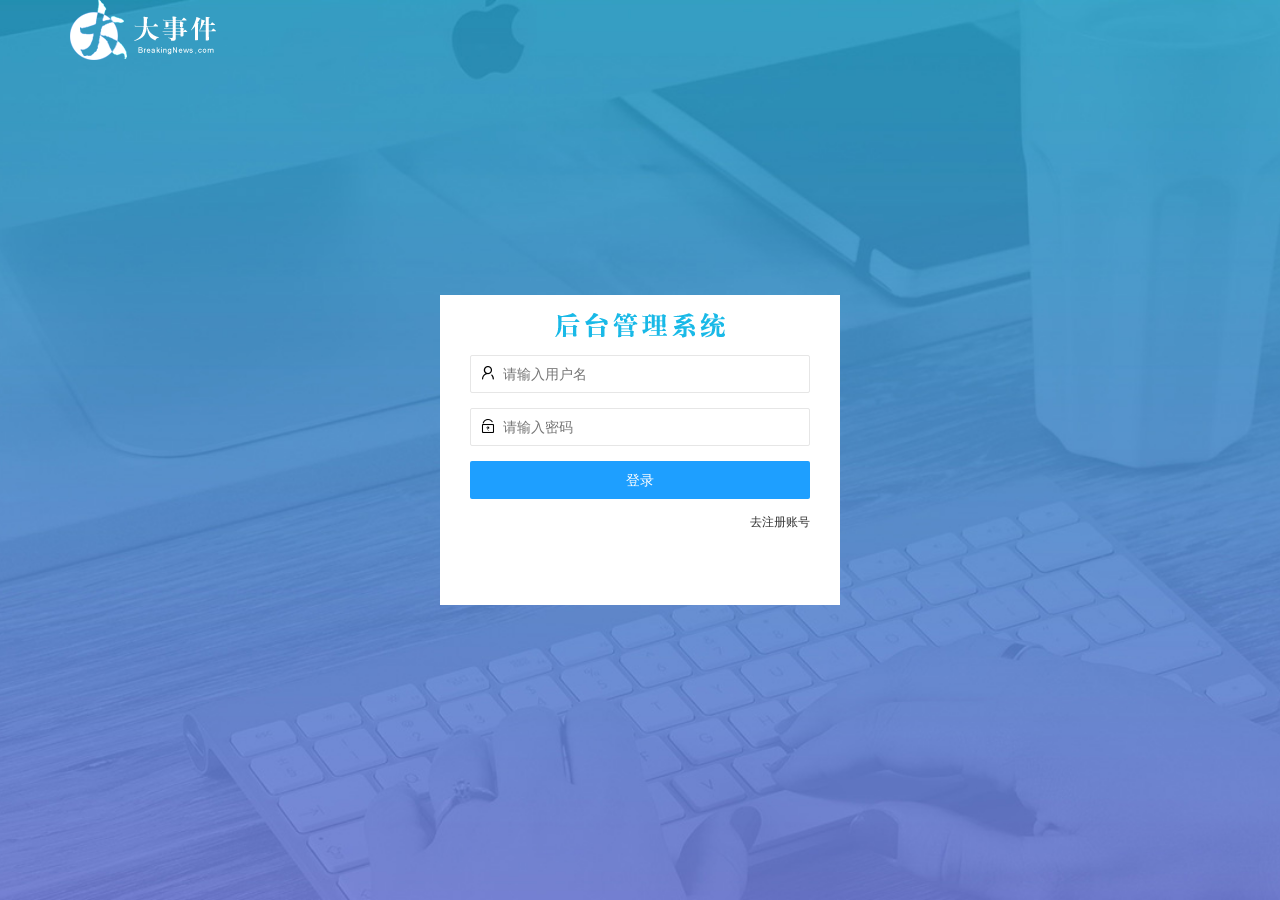
<file: login.html>
<!DOCTYPE html>
<html lang="en">

<head>
    <meta charset="UTF-8">
    <meta name="viewport" content="width=device-width, initial-scale=1.0">
    <title>大事件-登录/注册</title>
    <link rel="stylesheet" href="/assets/css/login.css">
    <!-- 导入layui样式 -->
    <link rel="stylesheet" href="/assets/lib/layui/css/layui.css">
    <script src="/assets/lib/layui/layui.all.js"></script>
    <script src="/assets/lib/jquery.js"></script>
    <script src="/assets/js/baseAPI.js"></script>
    <script src="/assets/lib/axios.js"></script>
    <script src="/assets/js/commonAPI.js"></script>
    <script src="/assets/js/login.js"></script>
</head>

<body>
    <!-- 头部logo -->
    <div class="layui-main">
        <img src="/assets/images/logo.png" alt="">
    </div>


    <!-- 登录注册区域 -->
    <div class="loginAndRegBox">
        <div class="title-box"></div>
        <!-- 登录表单 -->
        <form class="layui-form" action="" id="login">

            <!-- 用户名 -->
            <div class="layui-form-item">
                <i class="layui-icon layui-icon-username"></i>
                <input type="text" name="username" required lay-verify="required|username" placeholder="请输入用户名"
                    autocomplete="off" class="layui-input">
            </div>

            <!-- 密码 -->
            <div class="layui-form-item">
                <i class="layui-icon layui-icon-password"></i>
                <input type="password" name="password" required lay-verify="required|pwd" placeholder="请输入密码"
                    autocomplete="off" class="layui-input">
            </div>

            <!-- 登录按钮 -->
            <div class="layui-form-item">
                <button type="submit" lay-submit class="layui-btn layui-btn-fluid layui-btn-normal">登录</button>
            </div>

            <div class="layui-form-item links">
                <a href="javascript:;" id="link-reg">去注册账号</a>
            </div>
        </form>

        <!-- 注册表单 -->
        <form class="layui-form" action="" id="reg" style="display: none;">
            <!-- 用户名 -->
            <div class="layui-form-item">
                <i class="layui-icon layui-icon-username"></i>
                <input type="text" name="username" required lay-verify="required|username" placeholder="请输入用户名"
                    autocomplete="off" class="layui-input">
            </div>

            <!-- 密码 -->
            <div class="layui-form-item">
                <i class="layui-icon layui-icon-password"></i>
                <input type="password" name="password" required lay-verify="required|pwd" placeholder="请输入密码"
                    autocomplete="off" class="layui-input">
            </div>
            <!-- 确认密码 -->
            <div class="layui-form-item">
                <i class="layui-icon layui-icon-password"></i>
                <input type="password" name="repassword" required lay-verify="required|repwd|pwd" placeholder="请确认密码"
                    autocomplete="off" class="layui-input">
            </div>
            <!-- 登录按钮 -->
            <div class="layui-form-item">
                <button type="submit" lay-submit class="layui-btn layui-btn-fluid  layui-btn-normal">注册</button>
            </div>

            <div class="layui-form-item links">
                <a href="javascript:;" id="link-login">去登录</a>
            </div>
        </form>
    </div>



</body>

</html>
</file>
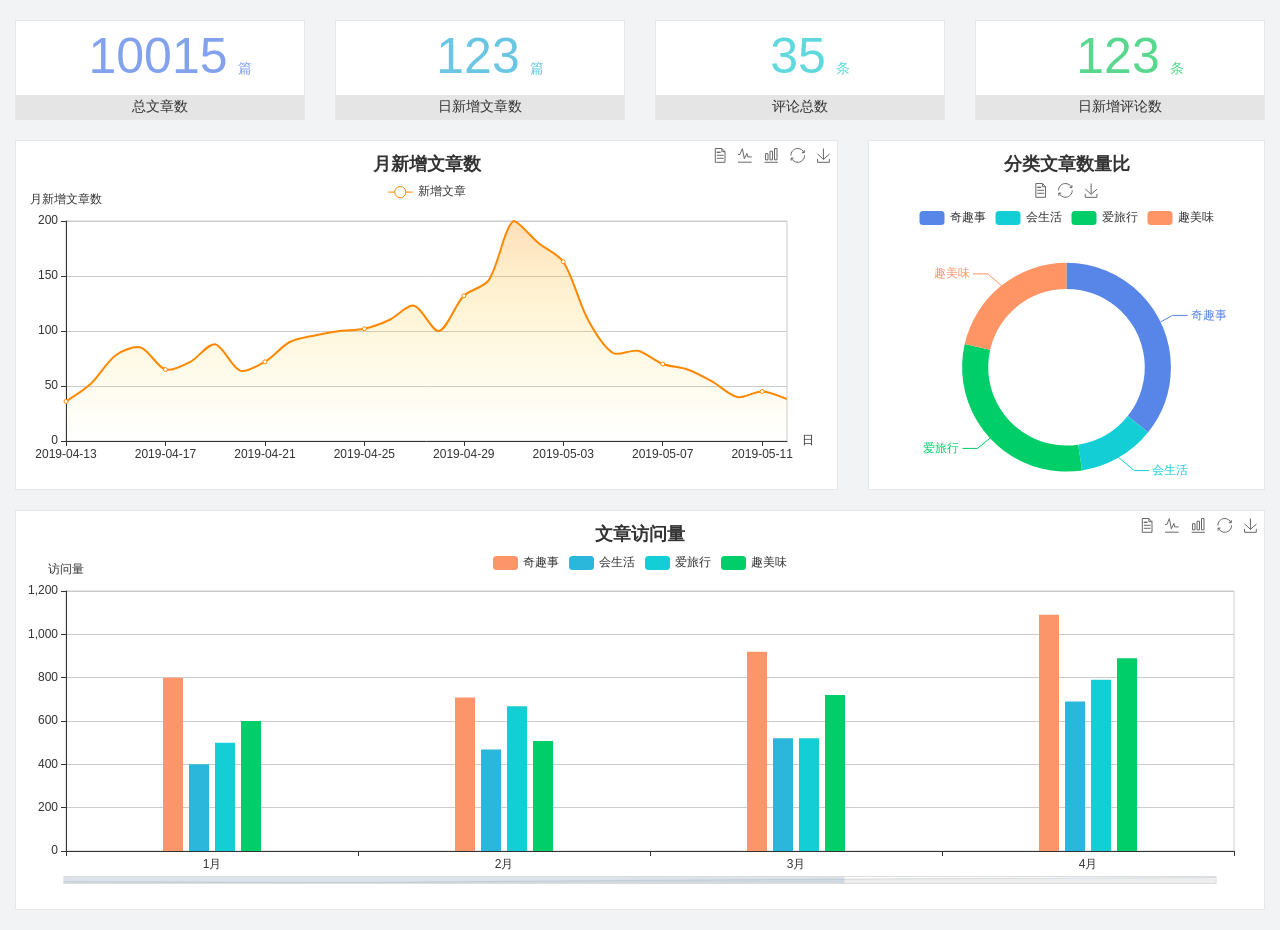
<file: home/dashboard.html>
<!DOCTYPE html>
<html lang="en">

<head>
  <meta charset="UTF-8">
  <meta name="viewport" content="width=device-width, initial-scale=1.0">
  <meta http-equiv="X-UA-Compatible" content="ie=edge">
  <title>图表统计</title>
  <link rel="stylesheet" href="../assets/lib/bootstrap.css" />
  <link rel="stylesheet" href="../assets/lib/main.css" />
  <script src="../assets/lib/jquery.js"></script>
  <script type="text/javascript" src="../assets/lib/echarts.min.js"></script>
</head>

<body>
  <div class="container-fluid">
    <div class="row spannel_list">
      <div class="col-sm-3 col-xs-6">
        <div class="spannel">
          <em>10015</em><span>篇</span>
          <b>总文章数</b>
        </div>
      </div>
      <div class="col-sm-3 col-xs-6">
        <div class="spannel scolor01">
          <em>123</em><span>篇</span>
          <b>日新增文章数</b>
        </div>
      </div>
      <div class="col-sm-3 col-xs-6">
        <div class="spannel scolor02">
          <em>35</em><span>条</span>
          <b>评论总数</b>
        </div>
      </div>
      <div class="col-sm-3 col-xs-6">
        <div class="spannel scolor03">
          <em>123</em><span>条</span>
          <b>日新增评论数</b>
        </div>
      </div>
    </div>
  </div>

  <div class="container-fluid">
    <div class="row curve-pie">
      <div class="col-lg-8 col-md-8">
        <div class="gragh_pannel" id="curve_show"></div>
      </div>
      <div class="col-lg-4 col-md-4">
        <div class="gragh_pannel" id="pie_show"></div>
      </div>
    </div>
  </div>

  <div class="container-fluid">
    <div class="column_pannel" id="column_show"></div>
  </div>

  <script>
    var oChart = echarts.init(document.getElementById('curve_show'));
    var aList_all = [
      { 'count': 36, 'date': '2019-04-13' },
      { 'count': 52, 'date': '2019-04-14' },
      { 'count': 78, 'date': '2019-04-15' },
      { 'count': 85, 'date': '2019-04-16' },
      { 'count': 65, 'date': '2019-04-17' },
      { 'count': 72, 'date': '2019-04-18' },
      { 'count': 88, 'date': '2019-04-19' },
      { 'count': 64, 'date': '2019-04-20' },
      { 'count': 72, 'date': '2019-04-21' },
      { 'count': 90, 'date': '2019-04-22' },
      { 'count': 96, 'date': '2019-04-23' },
      { 'count': 100, 'date': '2019-04-24' },
      { 'count': 102, 'date': '2019-04-25' },
      { 'count': 110, 'date': '2019-04-26' },
      { 'count': 123, 'date': '2019-04-27' },
      { 'count': 100, 'date': '2019-04-28' },
      { 'count': 132, 'date': '2019-04-29' },
      { 'count': 146, 'date': '2019-04-30' },
      { 'count': 200, 'date': '2019-05-01' },
      { 'count': 180, 'date': '2019-05-02' },
      { 'count': 163, 'date': '2019-05-03' },
      { 'count': 110, 'date': '2019-05-04' },
      { 'count': 80, 'date': '2019-05-05' },
      { 'count': 82, 'date': '2019-05-06' },
      { 'count': 70, 'date': '2019-05-07' },
      { 'count': 65, 'date': '2019-05-08' },
      { 'count': 54, 'date': '2019-05-09' },
      { 'count': 40, 'date': '2019-05-10' },
      { 'count': 45, 'date': '2019-05-11' },
      { 'count': 38, 'date': '2019-05-12' },
    ];

    let aCount = [];
    let aDate = [];

    for (var i = 0; i < aList_all.length; i++) {
      aCount.push(aList_all[i].count);
      aDate.push(aList_all[i].date);
    }

    var chartopt = {
      title: {
        text: '月新增文章数',
        left: 'center',
        top: '10'
      },
      tooltip: {
        trigger: 'axis'
      },
      legend: {
        data: ['新增文章'],
        top: '40'
      },
      toolbox: {
        show: true,
        feature: {
          mark: { show: true },
          dataView: { show: true, readOnly: false },
          magicType: { show: true, type: ['line', 'bar'] },
          restore: { show: true },
          saveAsImage: { show: true }
        }
      },
      calculable: true,
      xAxis: [
        {
          name: '日',
          type: 'category',
          boundaryGap: false,
          data: aDate
        }
      ],
      yAxis: [
        {
          name: '月新增文章数',
          type: 'value'
        }
      ],
      series: [
        {
          name: '新增文章',
          type: 'line',
          smooth: true,
          itemStyle: { normal: { areaStyle: { type: 'default' }, color: '#f80' }, lineStyle: { color: '#f80' } },
          data: aCount
        }],
      areaStyle: {
        normal: {
          color: new echarts.graphic.LinearGradient(0, 0, 0, 1, [{
            offset: 0,
            color: 'rgba(255,136,0,0.39)'
          }, {
            offset: .34,
            color: 'rgba(255,180,0,0.25)'
          }, {
            offset: 1,
            color: 'rgba(255,222,0,0.00)'
          }])

        }
      },
      grid: {
        show: true,
        x: 50,
        x2: 50,
        y: 80,
        height: 220
      }
    };

    oChart.setOption(chartopt);


    var oPie = echarts.init(document.getElementById('pie_show'));
    var oPieopt =
    {
      title: {
        top: 10,
        text: '分类文章数量比',
        x: 'center'
      },
      tooltip: {
        trigger: 'item',
        formatter: "{a} <br/>{b} : {c} ({d}%)"
      },
      color: ['#5885e8', '#13cfd5', '#00ce68', '#ff9565'],
      legend: {
        x: 'center',
        top: 65,
        data: ['奇趣事', '会生活', '爱旅行', '趣美味']
      },
      toolbox: {
        show: true,
        x: 'center',
        top: 35,
        feature: {
          mark: { show: true },
          dataView: { show: true, readOnly: false },
          magicType: {
            show: true,
            type: ['pie', 'funnel'],
            option: {
              funnel: {
                x: '25%',
                width: '50%',
                funnelAlign: 'left',
                max: 1548
              }
            }
          },
          restore: { show: true },
          saveAsImage: { show: true }
        }
      },
      calculable: true,
      series: [
        {
          name: '访问来源',
          type: 'pie',
          radius: ['45%', '60%'],
          center: ['50%', '65%'],
          data: [
            { value: 300, name: '奇趣事' },
            { value: 100, name: '会生活' },
            { value: 260, name: '爱旅行' },
            { value: 180, name: '趣美味' }
          ]
        }
      ]
    };
    oPie.setOption(oPieopt);



    var oColumn = this.echarts.init(document.getElementById('column_show'));
    var oColumnopt =
    {
      title: {
        text: '文章访问量',
        left: 'center',
        top: '10'
      },
      tooltip: {
        trigger: 'axis'
      },
      legend: {
        data: ['奇趣事', '会生活', '爱旅行', '趣美味'],
        top: '40'
      },
      toolbox: {
        show: true,
        feature: {
          mark: { show: true },
          dataView: { show: true, readOnly: false },
          magicType: { show: true, type: ['line', 'bar'] },
          restore: { show: true },
          saveAsImage: { show: true }
        }
      },
      calculable: true,
      xAxis: [
        {
          type: 'category',
          data: ['1月', '2月', '3月', '4月', '5月']
        }
      ],
      yAxis: [
        {
          name: '访问量',
          type: 'value'
        }
      ],
      series: [
        {
          name: '奇趣事',
          type: 'bar',
          barWidth: 20,
          itemStyle: {
            normal: { areaStyle: { type: 'default' }, color: '#fd956a' }
          },
          data: [800, 708, 920, 1090, 1200]
        },
        {
          name: '会生活',
          type: 'bar',
          barWidth: 20,
          itemStyle: {
            normal: { areaStyle: { type: 'default' }, color: '#2bb6db' }
          },
          data: [400, 468, 520, 690, 800]
        },
        {
          name: '爱旅行',
          type: 'bar',
          barWidth: 20,
          itemStyle: {
            normal: { areaStyle: { type: 'default' }, color: '#13cfd5' }
          },
          data: [500, 668, 520, 790, 900]
        },
        {
          name: '趣美味',
          type: 'bar',
          barWidth: 20,
          itemStyle: {
            normal: { areaStyle: { type: 'default' }, color: '#00ce68' }
          },
          data: [600, 508, 720, 890, 1000]
        }
      ],
      grid: {
        show: true,
        x: 50,
        x2: 30,
        y: 80,
        height: 260
      },
      dataZoom: [//给x轴设置滚动条
        {
          start: 0,//默认为0
          end: 100 - 1000 / 31,//默认为100
          type: 'slider',
          show: true,
          xAxisIndex: [0],
          handleSize: 0,//滑动条的 左右2个滑动条的大小
          height: 8,//组件高度
          left: 45, //左边的距离
          right: 50,//右边的距离
          bottom: 26,//右边的距离
          handleColor: '#ddd',//h滑动图标的颜色
          handleStyle: {
            borderColor: "#cacaca",
            borderWidth: "1",
            shadowBlur: 2,
            background: "#ddd",
            shadowColor: "#ddd",
          }
        }]
    };
    oColumn.setOption(oColumnopt);
  </script>
</body>

</html>
</file>
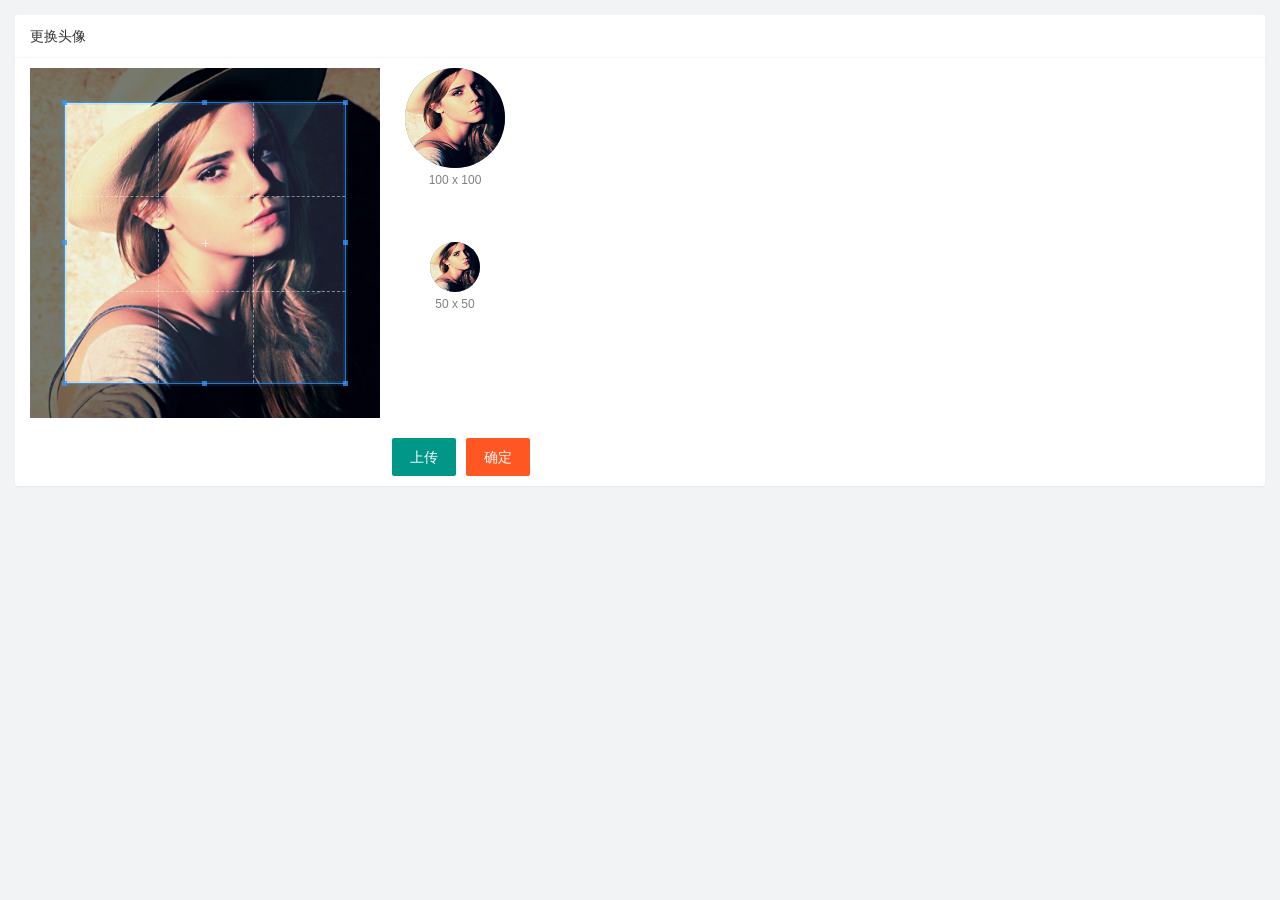
<file: user/user_avatar.html>
<!DOCTYPE html>
<html lang="en">

<head>
  <meta charset="UTF-8" />
  <meta name="viewport" content="width=device-width, initial-scale=1.0" />
  <title>Document</title>
  <link rel="stylesheet" href="/assets/lib/layui/css/layui.css" />
  <link rel="stylesheet" href="/assets/lib/cropper/cropper.css" />
  <link rel="stylesheet" href="/assets/css/user/user_avatar.css" />
</head>

<body>
  <!-- 卡片区域 -->
  <div class="layui-card">
    <div class="layui-card-header">更换头像</div>
    <div class="layui-card-body">
      <!-- 第一行的图片裁剪和预览区域 -->
      <div class="row1">
        <!-- 图片裁剪区域 -->
        <div class="cropper-box">
          <!-- 这个 img 标签很重要，将来会把它初始化为裁剪区域 -->
          <img id="image" src="/assets/images/sample.jpg" />
        </div>
        <!-- 图片的预览区域 -->
        <div class="preview-box">
          <div>
            <!-- 宽高为 100px 的预览区域 -->
            <div class="img-preview w100"></div>
            <p class="size">100 x 100</p>
          </div>
          <div>
            <!-- 宽高为 50px 的预览区域 -->
            <div class="img-preview w50"></div>
            <p class="size">50 x 50</p>
          </div>
        </div>
      </div>

      <!-- 第二行的按钮区域 -->
      <div class="row2">
        <!-- 通过 accept 属性，可以指定，允许用户选择什么类型的文件 -->
        <input type="file" id="file" accept="image/png,image/jpeg" />
        <button type="button" class="layui-btn" id="btnChooseImage">上传</button>
        <button type="button" class="layui-btn layui-btn-danger" id="btnUpload">确定</button>
      </div>
    </div>
  </div>

  <script src="/assets/lib/layui/layui.all.js"></script>
  <script src="/assets/lib/jquery.js"></script>
  <script src="/assets/lib/cropper/Cropper.js"></script>
  <script src="/assets/lib/cropper/jquery-cropper.js"></script>
  <script src="/assets/lib/axios.js"></script>
  <script src="/assets/js/commonAPI.js"></script>
  <script src="/assets/js/baseAPI.js"></script>
  <script src="/assets/js/user/user_avatar.js"></script>
</body>

</html>
</file>
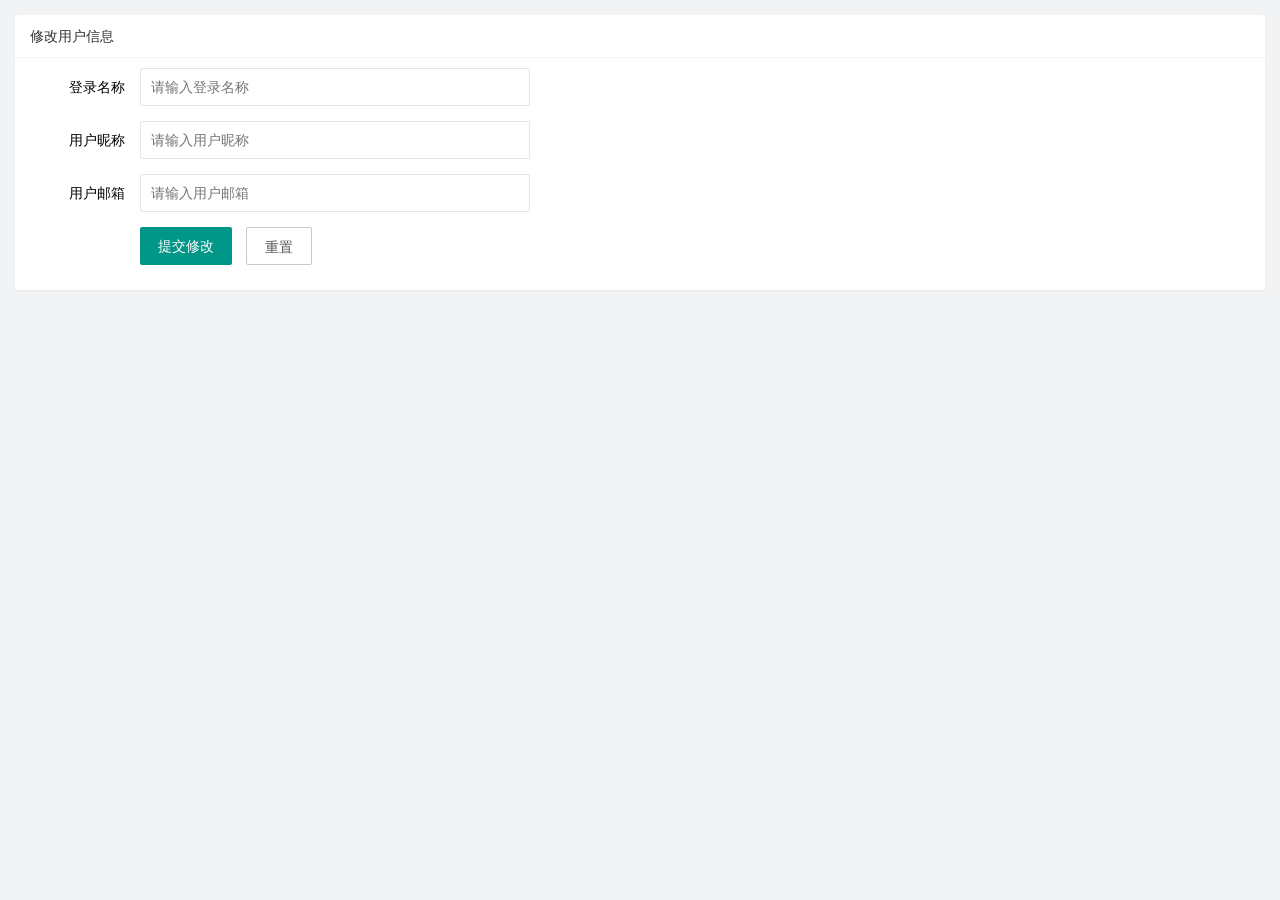
<file: user/user_info.html>
<!DOCTYPE html>
<html lang="en">

<head>
  <meta charset="UTF-8" />
  <meta name="viewport" content="width=device-width, initial-scale=1.0" />
  <title>Document</title>
  <!-- 导入 layui 的样式 -->
  <link rel="stylesheet" href="/assets/lib/layui/css/layui.css" />
  <!-- 导入自己的样式 -->
  <link rel="stylesheet" href="/assets/css/user/user_info.css" />
</head>

<body>
  <!-- 卡片区域 -->
  <div class="layui-card">
    <div class="layui-card-header">修改用户信息</div>
    <div class="layui-card-body">
      <!-- form 表单区域 -->
      <form class="layui-form" lay-filter="formUserInfo">
        <!-- 这是隐藏域 -->
        <input type="hidden" name="id" value="" />
        <div class="layui-form-item">
          <label class="layui-form-label">登录名称</label>
          <div class="layui-input-block">
            <input type="text" name="username" required lay-verify="required" placeholder="请输入登录名称" autocomplete="off"
              class="layui-input" readonly />
          </div>
        </div>
        <div class="layui-form-item">
          <label class="layui-form-label">用户昵称</label>
          <div class="layui-input-block">
            <input type="text" name="nickname" required lay-verify="required|nickname" placeholder="请输入用户昵称"
              autocomplete="off" class="layui-input" />
          </div>
        </div>
        <div class="layui-form-item">
          <label class="layui-form-label">用户邮箱</label>
          <div class="layui-input-block">
            <input type="text" name="email" required lay-verify="required|email" placeholder="请输入用户邮箱"
              autocomplete="off" class="layui-input" />
          </div>
        </div>
        <div class="layui-form-item">
          <div class="layui-input-block">
            <button class="layui-btn" lay-submit lay-filter="formDemo">提交修改</button>
            <button type="reset" class="layui-btn layui-btn-primary" id="btnReset">重置</button>
          </div>
        </div>
      </form>
    </div>
  </div>

  <!-- 导入 layui 的 js -->
  <script src="/assets/lib/layui/layui.all.js"></script>
  <!-- 导入 jquery -->
  <script src="/assets/lib/jquery.js"></script>
  <!-- 导入axios -->
  <script src="/assets/lib/axios.js"></script>
  <!-- 导入 commonAPI -->
  <script src="/assets/js/commonAPI.js"></script>
  <script src="/assets/js/baseAPI.js"></script>
  <!-- 导入自己的 js -->
  <script src="/assets/js/user/user_info.js"></script>
</body>

</html>
</file>
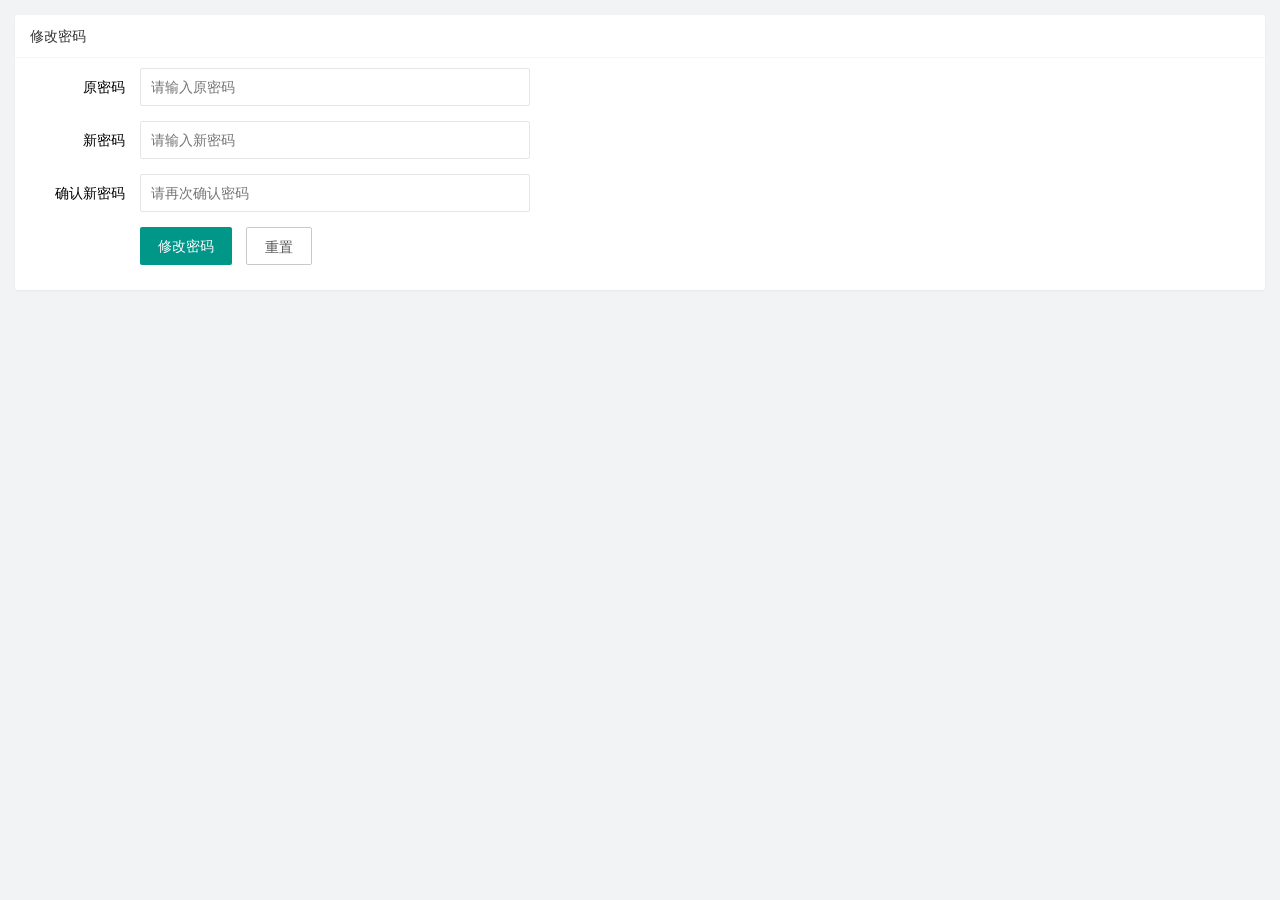
<file: user/user_pwd.html>
<!DOCTYPE html>
<html lang="en">

<head>
  <meta charset="UTF-8" />
  <meta name="viewport" content="width=device-width, initial-scale=1.0" />
  <title>Document</title>
  <link rel="stylesheet" href="/assets/lib/layui/css/layui.css" />
  <link rel="stylesheet" href="/assets/css/user/user_pwd.css" />
</head>

<body>
  <!-- 卡片区域 -->
  <div class="layui-card">
    <div class="layui-card-header">修改密码</div>
    <div class="layui-card-body">
      <form class="layui-form">
        <div class="layui-form-item">
          <label class="layui-form-label">原密码</label>
          <div class="layui-input-block">
            <input type="password" name="oldPwd" required lay-verify="required|pwd" placeholder="请输入原密码"
              autocomplete="off" class="layui-input" />
          </div>
        </div>
        <div class="layui-form-item">
          <label class="layui-form-label">新密码</label>
          <div class="layui-input-block">
            <input type="password" name="newPwd" required lay-verify="required|pwd|samePwd" placeholder="请输入新密码"
              autocomplete="off" class="layui-input" />
          </div>
        </div>
        <div class="layui-form-item">
          <label class="layui-form-label">确认新密码</label>
          <div class="layui-input-block">
            <input type="password" name="rePwd" required lay-verify="required|pwd|rePwd" placeholder="请再次确认密码"
              autocomplete="off" class="layui-input" />
          </div>
        </div>
        <div class="layui-form-item">
          <div class="layui-input-block">
            <button class="layui-btn" lay-submit lay-filter="formDemo">修改密码</button>
            <button type="reset" class="layui-btn layui-btn-primary" id="resetBtn">重置</button>
          </div>
        </div>
      </form>
    </div>
  </div>

  <!-- 导入 layui 的 js -->
  <script src="/assets/lib/layui/layui.all.js"></script>
  <!-- 导入 jQuery -->
  <script src="/assets/lib/jquery.js"></script>
  <!-- 导入axios -->
  <script src="/assets/lib/axios.js"></script>
  <!-- 导入 baseAPI -->
  <script src="/assets/js/baseAPI.js"></script>
  <!-- 导入commonAPI -->
  <script src="/assets/js/commonAPI.js"></script>
  <!-- 导入自己的 js -->
  <script src="/assets/js/user/user_pwd.js"></script>
</body>

</html>
</file>
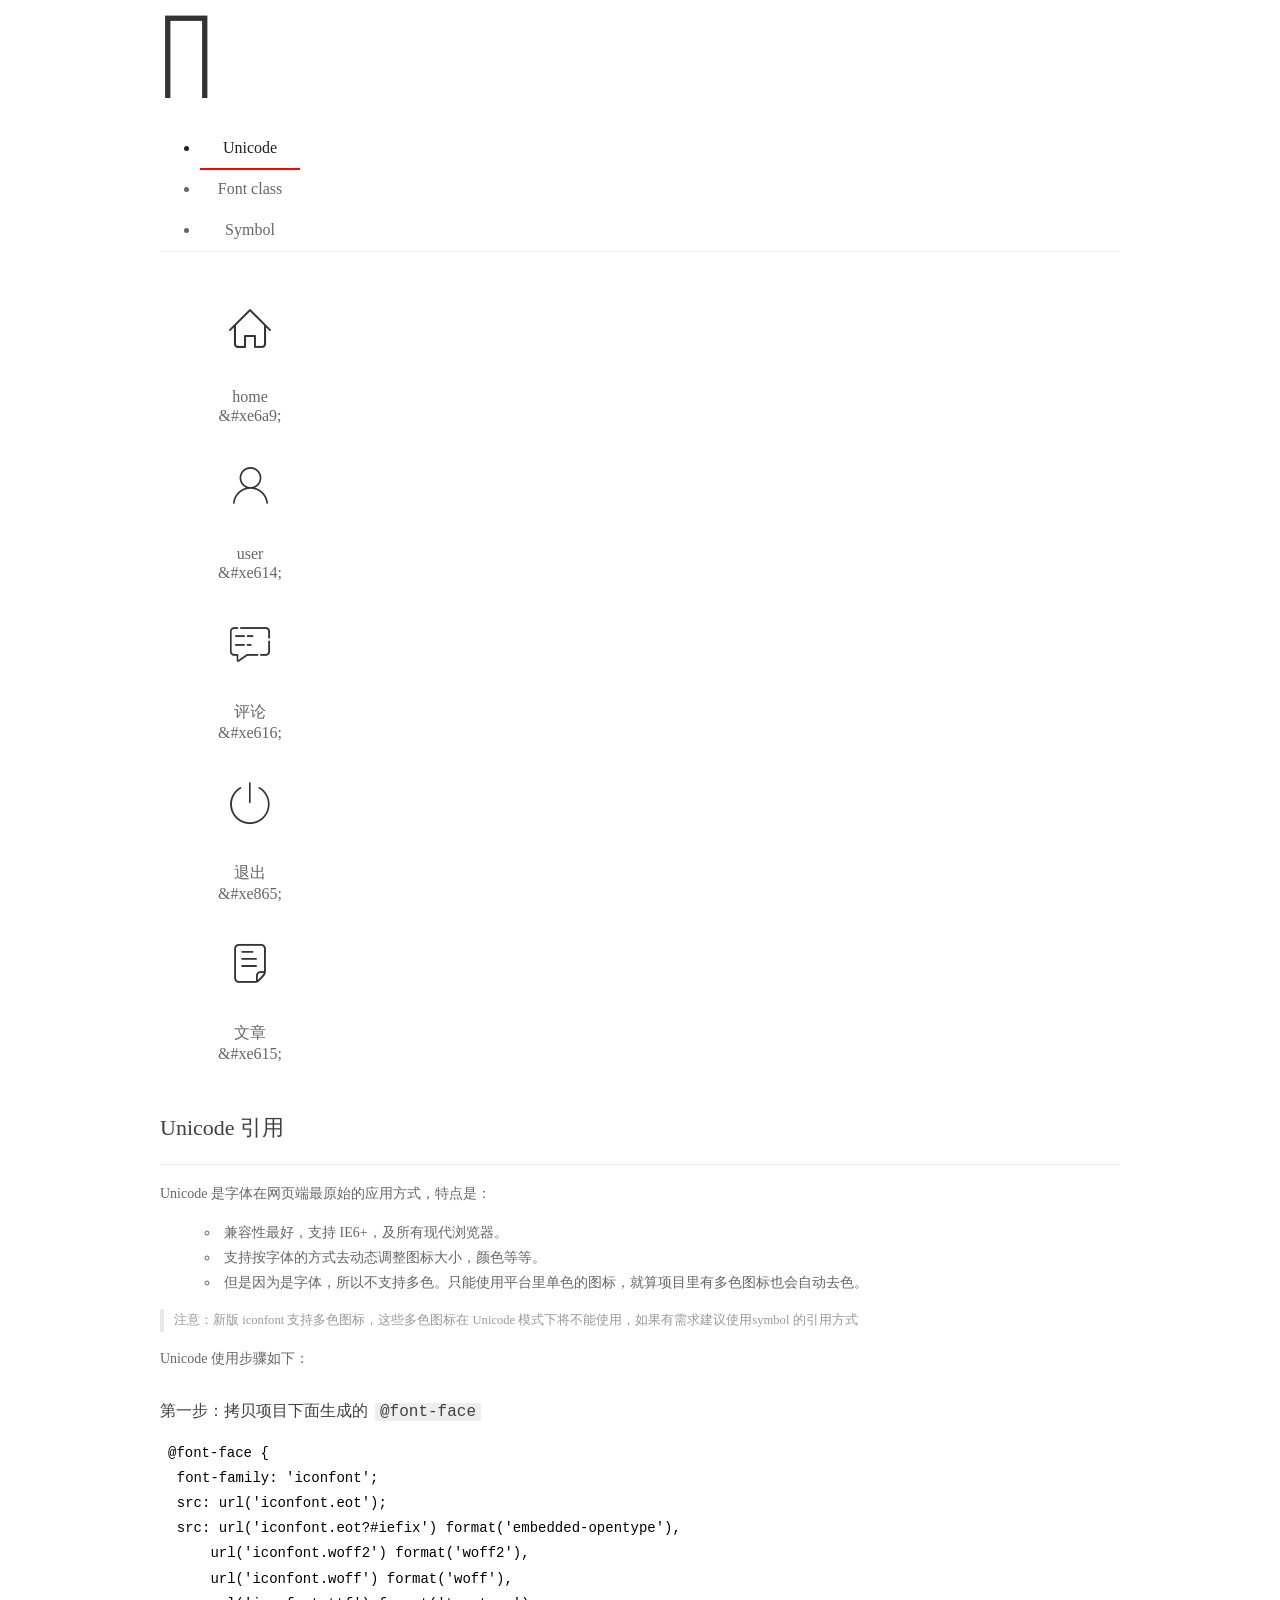
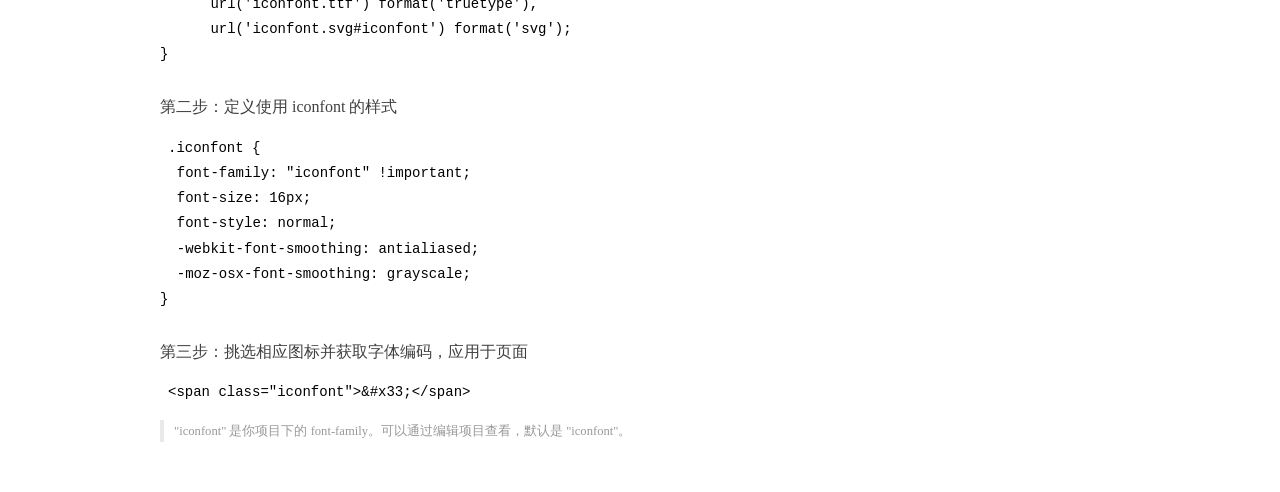
<file: assets/fonts/demo_index.html>
<!DOCTYPE html>
<html>
<head>
  <meta charset="utf-8"/>
  <title>IconFont Demo</title>
  <link rel="shortcut icon" href="https://gtms04.alicdn.com/tps/i4/TB1_oz6GVXXXXaFXpXXJDFnIXXX-64-64.ico" type="image/x-icon"/>
  <link rel="stylesheet" href="https://g.alicdn.com/thx/cube/1.3.2/cube.min.css">
  <link rel="stylesheet" href="demo.css">
  <link rel="stylesheet" href="iconfont.css">
  <script src="iconfont.js"></script>
  <!-- jQuery -->
  <script src="https://a1.alicdn.com/oss/uploads/2018/12/26/7bfddb60-08e8-11e9-9b04-53e73bb6408b.js"></script>
  <!-- 代码高亮 -->
  <script src="https://a1.alicdn.com/oss/uploads/2018/12/26/a3f714d0-08e6-11e9-8a15-ebf944d7534c.js"></script>
</head>
<body>
  <div class="main">
    <h1 class="logo"><a href="https://www.iconfont.cn/" title="iconfont 首页" target="_blank">&#xe86b;</a></h1>
    <div class="nav-tabs">
      <ul id="tabs" class="dib-box">
        <li class="dib active"><span>Unicode</span></li>
        <li class="dib"><span>Font class</span></li>
        <li class="dib"><span>Symbol</span></li>
      </ul>
      
    </div>
    <div class="tab-container">
      <div class="content unicode" style="display: block;">
          <ul class="icon_lists dib-box">
          
            <li class="dib">
              <span class="icon iconfont">&#xe6a9;</span>
                <div class="name">home</div>
                <div class="code-name">&amp;#xe6a9;</div>
              </li>
          
            <li class="dib">
              <span class="icon iconfont">&#xe614;</span>
                <div class="name">user</div>
                <div class="code-name">&amp;#xe614;</div>
              </li>
          
            <li class="dib">
              <span class="icon iconfont">&#xe616;</span>
                <div class="name">评论</div>
                <div class="code-name">&amp;#xe616;</div>
              </li>
          
            <li class="dib">
              <span class="icon iconfont">&#xe865;</span>
                <div class="name">退出</div>
                <div class="code-name">&amp;#xe865;</div>
              </li>
          
            <li class="dib">
              <span class="icon iconfont">&#xe615;</span>
                <div class="name">文章</div>
                <div class="code-name">&amp;#xe615;</div>
              </li>
          
          </ul>
          <div class="article markdown">
          <h2 id="unicode-">Unicode 引用</h2>
          <hr>

          <p>Unicode 是字体在网页端最原始的应用方式，特点是：</p>
          <ul>
            <li>兼容性最好，支持 IE6+，及所有现代浏览器。</li>
            <li>支持按字体的方式去动态调整图标大小，颜色等等。</li>
            <li>但是因为是字体，所以不支持多色。只能使用平台里单色的图标，就算项目里有多色图标也会自动去色。</li>
          </ul>
          <blockquote>
            <p>注意：新版 iconfont 支持多色图标，这些多色图标在 Unicode 模式下将不能使用，如果有需求建议使用symbol 的引用方式</p>
          </blockquote>
          <p>Unicode 使用步骤如下：</p>
          <h3 id="-font-face">第一步：拷贝项目下面生成的 <code>@font-face</code></h3>
<pre><code class="language-css"
>@font-face {
  font-family: 'iconfont';
  src: url('iconfont.eot');
  src: url('iconfont.eot?#iefix') format('embedded-opentype'),
      url('iconfont.woff2') format('woff2'),
      url('iconfont.woff') format('woff'),
      url('iconfont.ttf') format('truetype'),
      url('iconfont.svg#iconfont') format('svg');
}
</code></pre>
          <h3 id="-iconfont-">第二步：定义使用 iconfont 的样式</h3>
<pre><code class="language-css"
>.iconfont {
  font-family: "iconfont" !important;
  font-size: 16px;
  font-style: normal;
  -webkit-font-smoothing: antialiased;
  -moz-osx-font-smoothing: grayscale;
}
</code></pre>
          <h3 id="-">第三步：挑选相应图标并获取字体编码，应用于页面</h3>
<pre>
<code class="language-html"
>&lt;span class="iconfont"&gt;&amp;#x33;&lt;/span&gt;
</code></pre>
          <blockquote>
            <p>"iconfont" 是你项目下的 font-family。可以通过编辑项目查看，默认是 "iconfont"。</p>
          </blockquote>
          </div>
      </div>
      <div class="content font-class">
        <ul class="icon_lists dib-box">
          
          <li class="dib">
            <span class="icon iconfont icon-home"></span>
            <div class="name">
              home
            </div>
            <div class="code-name">.icon-home
            </div>
          </li>
          
          <li class="dib">
            <span class="icon iconfont icon-user"></span>
            <div class="name">
              user
            </div>
            <div class="code-name">.icon-user
            </div>
          </li>
          
          <li class="dib">
            <span class="icon iconfont icon-pinglun"></span>
            <div class="name">
              评论
            </div>
            <div class="code-name">.icon-pinglun
            </div>
          </li>
          
          <li class="dib">
            <span class="icon iconfont icon-tuichu"></span>
            <div class="name">
              退出
            </div>
            <div class="code-name">.icon-tuichu
            </div>
          </li>
          
          <li class="dib">
            <span class="icon iconfont icon-16"></span>
            <div class="name">
              文章
            </div>
            <div class="code-name">.icon-16
            </div>
          </li>
          
        </ul>
        <div class="article markdown">
        <h2 id="font-class-">font-class 引用</h2>
        <hr>

        <p>font-class 是 Unicode 使用方式的一种变种，主要是解决 Unicode 书写不直观，语意不明确的问题。</p>
        <p>与 Unicode 使用方式相比，具有如下特点：</p>
        <ul>
          <li>兼容性良好，支持 IE8+，及所有现代浏览器。</li>
          <li>相比于 Unicode 语意明确，书写更直观。可以很容易分辨这个 icon 是什么。</li>
          <li>因为使用 class 来定义图标，所以当要替换图标时，只需要修改 class 里面的 Unicode 引用。</li>
          <li>不过因为本质上还是使用的字体，所以多色图标还是不支持的。</li>
        </ul>
        <p>使用步骤如下：</p>
        <h3 id="-fontclass-">第一步：引入项目下面生成的 fontclass 代码：</h3>
<pre><code class="language-html">&lt;link rel="stylesheet" href="./iconfont.css"&gt;
</code></pre>
        <h3 id="-">第二步：挑选相应图标并获取类名，应用于页面：</h3>
<pre><code class="language-html">&lt;span class="iconfont icon-xxx"&gt;&lt;/span&gt;
</code></pre>
        <blockquote>
          <p>"
            iconfont" 是你项目下的 font-family。可以通过编辑项目查看，默认是 "iconfont"。</p>
        </blockquote>
      </div>
      </div>
      <div class="content symbol">
          <ul class="icon_lists dib-box">
          
            <li class="dib">
                <svg class="icon svg-icon" aria-hidden="true">
                  <use xlink:href="#icon-home"></use>
                </svg>
                <div class="name">home</div>
                <div class="code-name">#icon-home</div>
            </li>
          
            <li class="dib">
                <svg class="icon svg-icon" aria-hidden="true">
                  <use xlink:href="#icon-user"></use>
                </svg>
                <div class="name">user</div>
                <div class="code-name">#icon-user</div>
            </li>
          
            <li class="dib">
                <svg class="icon svg-icon" aria-hidden="true">
                  <use xlink:href="#icon-pinglun"></use>
                </svg>
                <div class="name">评论</div>
                <div class="code-name">#icon-pinglun</div>
            </li>
          
            <li class="dib">
                <svg class="icon svg-icon" aria-hidden="true">
                  <use xlink:href="#icon-tuichu"></use>
                </svg>
                <div class="name">退出</div>
                <div class="code-name">#icon-tuichu</div>
            </li>
          
            <li class="dib">
                <svg class="icon svg-icon" aria-hidden="true">
                  <use xlink:href="#icon-16"></use>
                </svg>
                <div class="name">文章</div>
                <div class="code-name">#icon-16</div>
            </li>
          
          </ul>
          <div class="article markdown">
          <h2 id="symbol-">Symbol 引用</h2>
          <hr>

          <p>这是一种全新的使用方式，应该说这才是未来的主流，也是平台目前推荐的用法。相关介绍可以参考这篇<a href="">文章</a>
            这种用法其实是做了一个 SVG 的集合，与另外两种相比具有如下特点：</p>
          <ul>
            <li>支持多色图标了，不再受单色限制。</li>
            <li>通过一些技巧，支持像字体那样，通过 <code>font-size</code>, <code>color</code> 来调整样式。</li>
            <li>兼容性较差，支持 IE9+，及现代浏览器。</li>
            <li>浏览器渲染 SVG 的性能一般，还不如 png。</li>
          </ul>
          <p>使用步骤如下：</p>
          <h3 id="-symbol-">第一步：引入项目下面生成的 symbol 代码：</h3>
<pre><code class="language-html">&lt;script src="./iconfont.js"&gt;&lt;/script&gt;
</code></pre>
          <h3 id="-css-">第二步：加入通用 CSS 代码（引入一次就行）：</h3>
<pre><code class="language-html">&lt;style&gt;
.icon {
  width: 1em;
  height: 1em;
  vertical-align: -0.15em;
  fill: currentColor;
  overflow: hidden;
}
&lt;/style&gt;
</code></pre>
          <h3 id="-">第三步：挑选相应图标并获取类名，应用于页面：</h3>
<pre><code class="language-html">&lt;svg class="icon" aria-hidden="true"&gt;
  &lt;use xlink:href="#icon-xxx"&gt;&lt;/use&gt;
&lt;/svg&gt;
</code></pre>
          </div>
      </div>

    </div>
  </div>
  <script>
  $(document).ready(function () {
      $('.tab-container .content:first').show()

      $('#tabs li').click(function (e) {
        var tabContent = $('.tab-container .content')
        var index = $(this).index()

        if ($(this).hasClass('active')) {
          return
        } else {
          $('#tabs li').removeClass('active')
          $(this).addClass('active')

          tabContent.hide().eq(index).fadeIn()
        }
      })
    })
  </script>
</body>
</html>
</file>
<file: assets/css/login.css>
html,body {
    margin: 0;
    padding: 0;
    height: 100%;
    width: 100%;
    background: url('/assets/images/login_bg.jpg') no-repeat center;
    background-size: cover;
}

.loginAndRegBox {
    position: absolute;
    left: 50%;
    top: 50%;
    width: 400px;
    height: 310px;
    background-color: #fff;
    transform: translate(-50%,-50%);
    -webkit-transform: translate(-50%,-50%);
    -moz-transform: translate(-50%,-50%);
    -ms-transform: translate(-50%,-50%);
    -o-transform: translate(-50%,-50%);
}
.title-box {
    height: 60px;
    background: url(/assets/images/login_title.png) no-repeat center;
}

.layui-form {
    padding: 0 30px;
}
.links{
    display: flex;
    justify-content: flex-end;
}
.links a {
    font-size: 12px;
}
.layui-form-item {
    position: relative;
}
.layui-icon {
    position: absolute;
    top: 10px;
    left: 10px;
}
.layui-form-item .layui-input {
    padding-left: 32px;
}
</file>
<file: assets/lib/layui/css/layui.css>
/** layui-v2.5.7 MIT License */
 .layui-inline,img{display:inline-block;vertical-align:middle}h1,h2,h3,h4,h5,h6{font-weight:400}.layui-edge,.layui-header,.layui-inline,.layui-main{position:relative}.layui-body,.layui-edge,.layui-elip{overflow:hidden}.layui-btn,.layui-edge,.layui-inline,img{vertical-align:middle}.layui-btn,.layui-disabled,.layui-icon,.layui-unselect{-moz-user-select:none;-webkit-user-select:none;-ms-user-select:none}.layui-elip,.layui-form-checkbox span,.layui-form-pane .layui-form-label{text-overflow:ellipsis;white-space:nowrap}.layui-breadcrumb,.layui-tree-btnGroup{visibility:hidden}blockquote,body,button,dd,div,dl,dt,form,h1,h2,h3,h4,h5,h6,input,li,ol,p,pre,td,textarea,th,ul{margin:0;padding:0;-webkit-tap-highlight-color:rgba(0,0,0,0)}a:active,a:hover{outline:0}img{border:none}li{list-style:none}table{border-collapse:collapse;border-spacing:0}h4,h5,h6{font-size:100%}button,input,optgroup,option,select,textarea{font-family:inherit;font-size:inherit;font-style:inherit;font-weight:inherit;outline:0}pre{white-space:pre-wrap;white-space:-moz-pre-wrap;white-space:-pre-wrap;white-space:-o-pre-wrap;word-wrap:break-word}body{line-height:24px;font:14px Helvetica Neue,Helvetica,PingFang SC,Tahoma,Arial,sans-serif}hr{height:1px;margin:10px 0;border:0;clear:both}a{color:#333;text-decoration:none}a:hover{color:#777}a cite{font-style:normal;*cursor:pointer}.layui-border-box,.layui-border-box *{box-sizing:border-box}.layui-box,.layui-box *{box-sizing:content-box}.layui-clear{clear:both;*zoom:1}.layui-clear:after{content:'\20';clear:both;*zoom:1;display:block;height:0}.layui-inline{*display:inline;*zoom:1}.layui-edge{display:inline-block;width:0;height:0;border-width:6px;border-style:dashed;border-color:transparent}.layui-edge-top{top:-4px;border-bottom-color:#999;border-bottom-style:solid}.layui-edge-right{border-left-color:#999;border-left-style:solid}.layui-edge-bottom{top:2px;border-top-color:#999;border-top-style:solid}.layui-edge-left{border-right-color:#999;border-right-style:solid}.layui-disabled,.layui-disabled:hover{color:#d2d2d2!important;cursor:not-allowed!important}.layui-circle{border-radius:100%}.layui-show{display:block!important}.layui-hide{display:none!important}@font-face{font-family:layui-icon;src:url(../font/iconfont.eot?v=256);src:url(../font/iconfont.eot?v=256#iefix) format('embedded-opentype'),url(../font/iconfont.woff2?v=256) format('woff2'),url(../font/iconfont.woff?v=256) format('woff'),url(../font/iconfont.ttf?v=256) format('truetype'),url(../font/iconfont.svg?v=256#layui-icon) format('svg')}.layui-icon{font-family:layui-icon!important;font-size:16px;font-style:normal;-webkit-font-smoothing:antialiased;-moz-osx-font-smoothing:grayscale}.layui-icon-reply-fill:before{content:"\e611"}.layui-icon-set-fill:before{content:"\e614"}.layui-icon-menu-fill:before{content:"\e60f"}.layui-icon-search:before{content:"\e615"}.layui-icon-share:before{content:"\e641"}.layui-icon-set-sm:before{content:"\e620"}.layui-icon-engine:before{content:"\e628"}.layui-icon-close:before{content:"\1006"}.layui-icon-close-fill:before{content:"\1007"}.layui-icon-chart-screen:before{content:"\e629"}.layui-icon-star:before{content:"\e600"}.layui-icon-circle-dot:before{content:"\e617"}.layui-icon-chat:before{content:"\e606"}.layui-icon-release:before{content:"\e609"}.layui-icon-list:before{content:"\e60a"}.layui-icon-chart:before{content:"\e62c"}.layui-icon-ok-circle:before{content:"\1005"}.layui-icon-layim-theme:before{content:"\e61b"}.layui-icon-table:before{content:"\e62d"}.layui-icon-right:before{content:"\e602"}.layui-icon-left:before{content:"\e603"}.layui-icon-cart-simple:before{content:"\e698"}.layui-icon-face-cry:before{content:"\e69c"}.layui-icon-face-smile:before{content:"\e6af"}.layui-icon-survey:before{content:"\e6b2"}.layui-icon-tree:before{content:"\e62e"}.layui-icon-ie:before{content:"\e7bb"}.layui-icon-upload-circle:before{content:"\e62f"}.layui-icon-add-circle:before{content:"\e61f"}.layui-icon-download-circle:before{content:"\e601"}.layui-icon-templeate-1:before{content:"\e630"}.layui-icon-util:before{content:"\e631"}.layui-icon-face-surprised:before{content:"\e664"}.layui-icon-edit:before{content:"\e642"}.layui-icon-speaker:before{content:"\e645"}.layui-icon-down:before{content:"\e61a"}.layui-icon-file:before{content:"\e621"}.layui-icon-layouts:before{content:"\e632"}.layui-icon-rate-half:before{content:"\e6c9"}.layui-icon-add-circle-fine:before{content:"\e608"}.layui-icon-prev-circle:before{content:"\e633"}.layui-icon-read:before{content:"\e705"}.layui-icon-404:before{content:"\e61c"}.layui-icon-carousel:before{content:"\e634"}.layui-icon-help:before{content:"\e607"}.layui-icon-code-circle:before{content:"\e635"}.layui-icon-windows:before{content:"\e67f"}.layui-icon-water:before{content:"\e636"}.layui-icon-username:before{content:"\e66f"}.layui-icon-find-fill:before{content:"\e670"}.layui-icon-about:before{content:"\e60b"}.layui-icon-location:before{content:"\e715"}.layui-icon-up:before{content:"\e619"}.layui-icon-pause:before{content:"\e651"}.layui-icon-date:before{content:"\e637"}.layui-icon-layim-uploadfile:before{content:"\e61d"}.layui-icon-delete:before{content:"\e640"}.layui-icon-play:before{content:"\e652"}.layui-icon-top:before{content:"\e604"}.layui-icon-firefox:before{content:"\e686"}.layui-icon-friends:before{content:"\e612"}.layui-icon-refresh-3:before{content:"\e9aa"}.layui-icon-ok:before{content:"\e605"}.layui-icon-layer:before{content:"\e638"}.layui-icon-face-smile-fine:before{content:"\e60c"}.layui-icon-dollar:before{content:"\e659"}.layui-icon-group:before{content:"\e613"}.layui-icon-layim-download:before{content:"\e61e"}.layui-icon-picture-fine:before{content:"\e60d"}.layui-icon-link:before{content:"\e64c"}.layui-icon-diamond:before{content:"\e735"}.layui-icon-log:before{content:"\e60e"}.layui-icon-key:before{content:"\e683"}.layui-icon-rate-solid:before{content:"\e67a"}.layui-icon-fonts-del:before{content:"\e64f"}.layui-icon-unlink:before{content:"\e64d"}.layui-icon-fonts-clear:before{content:"\e639"}.layui-icon-triangle-r:before{content:"\e623"}.layui-icon-circle:before{content:"\e63f"}.layui-icon-radio:before{content:"\e643"}.layui-icon-align-center:before{content:"\e647"}.layui-icon-align-right:before{content:"\e648"}.layui-icon-align-left:before{content:"\e649"}.layui-icon-loading-1:before{content:"\e63e"}.layui-icon-return:before{content:"\e65c"}.layui-icon-fonts-strong:before{content:"\e62b"}.layui-icon-upload:before{content:"\e67c"}.layui-icon-dialogue:before{content:"\e63a"}.layui-icon-video:before{content:"\e6ed"}.layui-icon-headset:before{content:"\e6fc"}.layui-icon-cellphone-fine:before{content:"\e63b"}.layui-icon-add-1:before{content:"\e654"}.layui-icon-face-smile-b:before{content:"\e650"}.layui-icon-fonts-html:before{content:"\e64b"}.layui-icon-screen-full:before{content:"\e622"}.layui-icon-form:before{content:"\e63c"}.layui-icon-cart:before{content:"\e657"}.layui-icon-camera-fill:before{content:"\e65d"}.layui-icon-tabs:before{content:"\e62a"}.layui-icon-heart-fill:before{content:"\e68f"}.layui-icon-fonts-code:before{content:"\e64e"}.layui-icon-ios:before{content:"\e680"}.layui-icon-at:before{content:"\e687"}.layui-icon-fire:before{content:"\e756"}.layui-icon-set:before{content:"\e716"}.layui-icon-fonts-u:before{content:"\e646"}.layui-icon-triangle-d:before{content:"\e625"}.layui-icon-tips:before{content:"\e702"}.layui-icon-picture:before{content:"\e64a"}.layui-icon-more-vertical:before{content:"\e671"}.layui-icon-bluetooth:before{content:"\e689"}.layui-icon-flag:before{content:"\e66c"}.layui-icon-loading:before{content:"\e63d"}.layui-icon-fonts-i:before{content:"\e644"}.layui-icon-refresh-1:before{content:"\e666"}.layui-icon-rmb:before{content:"\e65e"}.layui-icon-addition:before{content:"\e624"}.layui-icon-home:before{content:"\e68e"}.layui-icon-time:before{content:"\e68d"}.layui-icon-user:before{content:"\e770"}.layui-icon-notice:before{content:"\e667"}.layui-icon-chrome:before{content:"\e68a"}.layui-icon-edge:before{content:"\e68b"}.layui-icon-login-weibo:before{content:"\e675"}.layui-icon-voice:before{content:"\e688"}.layui-icon-upload-drag:before{content:"\e681"}.layui-icon-login-qq:before{content:"\e676"}.layui-icon-snowflake:before{content:"\e6b1"}.layui-icon-heart:before{content:"\e68c"}.layui-icon-logout:before{content:"\e682"}.layui-icon-file-b:before{content:"\e655"}.layui-icon-template:before{content:"\e663"}.layui-icon-transfer:before{content:"\e691"}.layui-icon-auz:before{content:"\e672"}.layui-icon-console:before{content:"\e665"}.layui-icon-app:before{content:"\e653"}.layui-icon-prev:before{content:"\e65a"}.layui-icon-website:before{content:"\e7ae"}.layui-icon-next:before{content:"\e65b"}.layui-icon-component:before{content:"\e857"}.layui-icon-android:before{content:"\e684"}.layui-icon-more:before{content:"\e65f"}.layui-icon-login-wechat:before{content:"\e677"}.layui-icon-shrink-right:before{content:"\e668"}.layui-icon-spread-left:before{content:"\e66b"}.layui-icon-camera:before{content:"\e660"}.layui-icon-note:before{content:"\e66e"}.layui-icon-refresh:before{content:"\e669"}.layui-icon-female:before{content:"\e661"}.layui-icon-male:before{content:"\e662"}.layui-icon-screen-restore:before{content:"\e758"}.layui-icon-password:before{content:"\e673"}.layui-icon-senior:before{content:"\e674"}.layui-icon-theme:before{content:"\e66a"}.layui-icon-tread:before{content:"\e6c5"}.layui-icon-praise:before{content:"\e6c6"}.layui-icon-star-fill:before{content:"\e658"}.layui-icon-rate:before{content:"\e67b"}.layui-icon-template-1:before{content:"\e656"}.layui-icon-vercode:before{content:"\e679"}.layui-icon-service:before{content:"\e626"}.layui-icon-cellphone:before{content:"\e678"}.layui-icon-print:before{content:"\e66d"}.layui-icon-cols:before{content:"\e610"}.layui-icon-wifi:before{content:"\e7e0"}.layui-icon-export:before{content:"\e67d"}.layui-icon-rss:before{content:"\e808"}.layui-icon-slider:before{content:"\e714"}.layui-icon-email:before{content:"\e618"}.layui-icon-subtraction:before{content:"\e67e"}.layui-icon-mike:before{content:"\e6dc"}.layui-icon-light:before{content:"\e748"}.layui-icon-gift:before{content:"\e627"}.layui-icon-mute:before{content:"\e685"}.layui-icon-reduce-circle:before{content:"\e616"}.layui-icon-music:before{content:"\e690"}.layui-main{width:1140px;margin:0 auto}.layui-header{z-index:1000;height:60px}.layui-header a:hover{transition:all .5s;-webkit-transition:all .5s}.layui-side{position:fixed;left:0;top:0;bottom:0;z-index:999;width:200px;overflow-x:hidden}.layui-side-scroll{position:relative;width:220px;height:100%;overflow-x:hidden}.layui-body{position:absolute;left:200px;right:0;top:0;bottom:0;z-index:998;width:auto;overflow-y:auto;box-sizing:border-box}.layui-layout-body{overflow:hidden}.layui-layout-admin .layui-header{background-color:#23262E}.layui-layout-admin .layui-side{top:60px;width:200px;overflow-x:hidden}.layui-layout-admin .layui-body{position:fixed;top:60px;bottom:44px}.layui-layout-admin .layui-main{width:auto;margin:0 15px}.layui-layout-admin .layui-footer{position:fixed;left:200px;right:0;bottom:0;height:44px;line-height:44px;padding:0 15px;background-color:#eee}.layui-layout-admin .layui-logo{position:absolute;left:0;top:0;width:200px;height:100%;line-height:60px;text-align:center;color:#009688;font-size:16px}.layui-layout-admin .layui-header .layui-nav{background:0 0}.layui-layout-left{position:absolute!important;left:200px;top:0}.layui-layout-right{position:absolute!important;right:0;top:0}.layui-container{position:relative;margin:0 auto;padding:0 15px;box-sizing:border-box}.layui-fluid{position:relative;margin:0 auto;padding:0 15px}.layui-row:after,.layui-row:before{content:'';display:block;clear:both}.layui-col-lg1,.layui-col-lg10,.layui-col-lg11,.layui-col-lg12,.layui-col-lg2,.layui-col-lg3,.layui-col-lg4,.layui-col-lg5,.layui-col-lg6,.layui-col-lg7,.layui-col-lg8,.layui-col-lg9,.layui-col-md1,.layui-col-md10,.layui-col-md11,.layui-col-md12,.layui-col-md2,.layui-col-md3,.layui-col-md4,.layui-col-md5,.layui-col-md6,.layui-col-md7,.layui-col-md8,.layui-col-md9,.layui-col-sm1,.layui-col-sm10,.layui-col-sm11,.layui-col-sm12,.layui-col-sm2,.layui-col-sm3,.layui-col-sm4,.layui-col-sm5,.layui-col-sm6,.layui-col-sm7,.layui-col-sm8,.layui-col-sm9,.layui-col-xs1,.layui-col-xs10,.layui-col-xs11,.layui-col-xs12,.layui-col-xs2,.layui-col-xs3,.layui-col-xs4,.layui-col-xs5,.layui-col-xs6,.layui-col-xs7,.layui-col-xs8,.layui-col-xs9{position:relative;display:block;box-sizing:border-box}.layui-col-xs1,.layui-col-xs10,.layui-col-xs11,.layui-col-xs12,.layui-col-xs2,.layui-col-xs3,.layui-col-xs4,.layui-col-xs5,.layui-col-xs6,.layui-col-xs7,.layui-col-xs8,.layui-col-xs9{float:left}.layui-col-xs1{width:8.33333333%}.layui-col-xs2{width:16.66666667%}.layui-col-xs3{width:25%}.layui-col-xs4{width:33.33333333%}.layui-col-xs5{width:41.66666667%}.layui-col-xs6{width:50%}.layui-col-xs7{width:58.33333333%}.layui-col-xs8{width:66.66666667%}.layui-col-xs9{width:75%}.layui-col-xs10{width:83.33333333%}.layui-col-xs11{width:91.66666667%}.layui-col-xs12{width:100%}.layui-col-xs-offset1{margin-left:8.33333333%}.layui-col-xs-offset2{margin-left:16.66666667%}.layui-col-xs-offset3{margin-left:25%}.layui-col-xs-offset4{margin-left:33.33333333%}.layui-col-xs-offset5{margin-left:41.66666667%}.layui-col-xs-offset6{margin-left:50%}.layui-col-xs-offset7{margin-left:58.33333333%}.layui-col-xs-offset8{margin-left:66.66666667%}.layui-col-xs-offset9{margin-left:75%}.layui-col-xs-offset10{margin-left:83.33333333%}.layui-col-xs-offset11{margin-left:91.66666667%}.layui-col-xs-offset12{margin-left:100%}@media screen and (max-width:768px){.layui-hide-xs{display:none!important}.layui-show-xs-block{display:block!important}.layui-show-xs-inline{display:inline!important}.layui-show-xs-inline-block{display:inline-block!important}}@media screen and (min-width:768px){.layui-container{width:750px}.layui-hide-sm{display:none!important}.layui-show-sm-block{display:block!important}.layui-show-sm-inline{display:inline!important}.layui-show-sm-inline-block{display:inline-block!important}.layui-col-sm1,.layui-col-sm10,.layui-col-sm11,.layui-col-sm12,.layui-col-sm2,.layui-col-sm3,.layui-col-sm4,.layui-col-sm5,.layui-col-sm6,.layui-col-sm7,.layui-col-sm8,.layui-col-sm9{float:left}.layui-col-sm1{width:8.33333333%}.layui-col-sm2{width:16.66666667%}.layui-col-sm3{width:25%}.layui-col-sm4{width:33.33333333%}.layui-col-sm5{width:41.66666667%}.layui-col-sm6{width:50%}.layui-col-sm7{width:58.33333333%}.layui-col-sm8{width:66.66666667%}.layui-col-sm9{width:75%}.layui-col-sm10{width:83.33333333%}.layui-col-sm11{width:91.66666667%}.layui-col-sm12{width:100%}.layui-col-sm-offset1{margin-left:8.33333333%}.layui-col-sm-offset2{margin-left:16.66666667%}.layui-col-sm-offset3{margin-left:25%}.layui-col-sm-offset4{margin-left:33.33333333%}.layui-col-sm-offset5{margin-left:41.66666667%}.layui-col-sm-offset6{margin-left:50%}.layui-col-sm-offset7{margin-left:58.33333333%}.layui-col-sm-offset8{margin-left:66.66666667%}.layui-col-sm-offset9{margin-left:75%}.layui-col-sm-offset10{margin-left:83.33333333%}.layui-col-sm-offset11{margin-left:91.66666667%}.layui-col-sm-offset12{margin-left:100%}}@media screen and (min-width:992px){.layui-container{width:970px}.layui-hide-md{display:none!important}.layui-show-md-block{display:block!important}.layui-show-md-inline{display:inline!important}.layui-show-md-inline-block{display:inline-block!important}.layui-col-md1,.layui-col-md10,.layui-col-md11,.layui-col-md12,.layui-col-md2,.layui-col-md3,.layui-col-md4,.layui-col-md5,.layui-col-md6,.layui-col-md7,.layui-col-md8,.layui-col-md9{float:left}.layui-col-md1{width:8.33333333%}.layui-col-md2{width:16.66666667%}.layui-col-md3{width:25%}.layui-col-md4{width:33.33333333%}.layui-col-md5{width:41.66666667%}.layui-col-md6{width:50%}.layui-col-md7{width:58.33333333%}.layui-col-md8{width:66.66666667%}.layui-col-md9{width:75%}.layui-col-md10{width:83.33333333%}.layui-col-md11{width:91.66666667%}.layui-col-md12{width:100%}.layui-col-md-offset1{margin-left:8.33333333%}.layui-col-md-offset2{margin-left:16.66666667%}.layui-col-md-offset3{margin-left:25%}.layui-col-md-offset4{margin-left:33.33333333%}.layui-col-md-offset5{margin-left:41.66666667%}.layui-col-md-offset6{margin-left:50%}.layui-col-md-offset7{margin-left:58.33333333%}.layui-col-md-offset8{margin-left:66.66666667%}.layui-col-md-offset9{margin-left:75%}.layui-col-md-offset10{margin-left:83.33333333%}.layui-col-md-offset11{margin-left:91.66666667%}.layui-col-md-offset12{margin-left:100%}}@media screen and (min-width:1200px){.layui-container{width:1170px}.layui-hide-lg{display:none!important}.layui-show-lg-block{display:block!important}.layui-show-lg-inline{display:inline!important}.layui-show-lg-inline-block{display:inline-block!important}.layui-col-lg1,.layui-col-lg10,.layui-col-lg11,.layui-col-lg12,.layui-col-lg2,.layui-col-lg3,.layui-col-lg4,.layui-col-lg5,.layui-col-lg6,.layui-col-lg7,.layui-col-lg8,.layui-col-lg9{float:left}.layui-col-lg1{width:8.33333333%}.layui-col-lg2{width:16.66666667%}.layui-col-lg3{width:25%}.layui-col-lg4{width:33.33333333%}.layui-col-lg5{width:41.66666667%}.layui-col-lg6{width:50%}.layui-col-lg7{width:58.33333333%}.layui-col-lg8{width:66.66666667%}.layui-col-lg9{width:75%}.layui-col-lg10{width:83.33333333%}.layui-col-lg11{width:91.66666667%}.layui-col-lg12{width:100%}.layui-col-lg-offset1{margin-left:8.33333333%}.layui-col-lg-offset2{margin-left:16.66666667%}.layui-col-lg-offset3{margin-left:25%}.layui-col-lg-offset4{margin-left:33.33333333%}.layui-col-lg-offset5{margin-left:41.66666667%}.layui-col-lg-offset6{margin-left:50%}.layui-col-lg-offset7{margin-left:58.33333333%}.layui-col-lg-offset8{margin-left:66.66666667%}.layui-col-lg-offset9{margin-left:75%}.layui-col-lg-offset10{margin-left:83.33333333%}.layui-col-lg-offset11{margin-left:91.66666667%}.layui-col-lg-offset12{margin-left:100%}}.layui-col-space1{margin:-.5px}.layui-col-space1>*{padding:.5px}.layui-col-space2{margin:-1px}.layui-col-space2>*{padding:1px}.layui-col-space4{margin:-2px}.layui-col-space4>*{padding:2px}.layui-col-space5{margin:-2.5px}.layui-col-space5>*{padding:2.5px}.layui-col-space6{margin:-3px}.layui-col-space6>*{padding:3px}.layui-col-space8{margin:-4px}.layui-col-space8>*{padding:4px}.layui-col-space10{margin:-5px}.layui-col-space10>*{padding:5px}.layui-col-space12{margin:-6px}.layui-col-space12>*{padding:6px}.layui-col-space14{margin:-7px}.layui-col-space14>*{padding:7px}.layui-col-space15{margin:-7.5px}.layui-col-space15>*{padding:7.5px}.layui-col-space16{margin:-8px}.layui-col-space16>*{padding:8px}.layui-col-space18{margin:-9px}.layui-col-space18>*{padding:9px}.layui-col-space20{margin:-10px}.layui-col-space20>*{padding:10px}.layui-col-space22{margin:-11px}.layui-col-space22>*{padding:11px}.layui-col-space24{margin:-12px}.layui-col-space24>*{padding:12px}.layui-col-space25{margin:-12.5px}.layui-col-space25>*{padding:12.5px}.layui-col-space26{margin:-13px}.layui-col-space26>*{padding:13px}.layui-col-space28{margin:-14px}.layui-col-space28>*{padding:14px}.layui-col-space30{margin:-15px}.layui-col-space30>*{padding:15px}.layui-btn,.layui-input,.layui-select,.layui-textarea,.layui-upload-button{outline:0;-webkit-appearance:none;transition:all .3s;-webkit-transition:all .3s;box-sizing:border-box}.layui-elem-quote{margin-bottom:10px;padding:15px;line-height:22px;border-left:5px solid #009688;border-radius:0 2px 2px 0;background-color:#f2f2f2}.layui-quote-nm{border-style:solid;border-width:1px 1px 1px 5px;background:0 0}.layui-elem-field{margin-bottom:10px;padding:0;border-width:1px;border-style:solid}.layui-elem-field legend{margin-left:20px;padding:0 10px;font-size:20px;font-weight:300}.layui-field-title{margin:10px 0 20px;border-width:1px 0 0}.layui-field-box{padding:10px 15px}.layui-field-title .layui-field-box{padding:10px 0}.layui-progress{position:relative;height:6px;border-radius:20px;background-color:#e2e2e2}.layui-progress-bar{position:absolute;left:0;top:0;width:0;max-width:100%;height:6px;border-radius:20px;text-align:right;background-color:#5FB878;transition:all .3s;-webkit-transition:all .3s}.layui-progress-big,.layui-progress-big .layui-progress-bar{height:18px;line-height:18px}.layui-progress-text{position:relative;top:-20px;line-height:18px;font-size:12px;color:#666}.layui-progress-big .layui-progress-text{position:static;padding:0 10px;color:#fff}.layui-collapse{border-width:1px;border-style:solid;border-radius:2px}.layui-colla-content,.layui-colla-item{border-top-width:1px;border-top-style:solid}.layui-colla-item:first-child{border-top:none}.layui-colla-title{position:relative;height:42px;line-height:42px;padding:0 15px 0 35px;color:#333;background-color:#f2f2f2;cursor:pointer;font-size:14px;overflow:hidden}.layui-colla-content{display:none;padding:10px 15px;line-height:22px;color:#666}.layui-colla-icon{position:absolute;left:15px;top:0;font-size:14px}.layui-card{margin-bottom:15px;border-radius:2px;background-color:#fff;box-shadow:0 1px 2px 0 rgba(0,0,0,.05)}.layui-card:last-child{margin-bottom:0}.layui-card-header{position:relative;height:42px;line-height:42px;padding:0 15px;border-bottom:1px solid #f6f6f6;color:#333;border-radius:2px 2px 0 0;font-size:14px}.layui-bg-black,.layui-bg-blue,.layui-bg-cyan,.layui-bg-green,.layui-bg-orange,.layui-bg-red{color:#fff!important}.layui-card-body{position:relative;padding:10px 15px;line-height:24px}.layui-card-body[pad15]{padding:15px}.layui-card-body[pad20]{padding:20px}.layui-card-body .layui-table{margin:5px 0}.layui-card .layui-tab{margin:0}.layui-panel-window{position:relative;padding:15px;border-radius:0;border-top:5px solid #E6E6E6;background-color:#fff}.layui-auxiliar-moving{position:fixed;left:0;right:0;top:0;bottom:0;width:100%;height:100%;background:0 0;z-index:9999999999}.layui-form-label,.layui-form-mid,.layui-form-select,.layui-input-block,.layui-input-inline,.layui-textarea{position:relative}.layui-bg-red{background-color:#FF5722!important}.layui-bg-orange{background-color:#FFB800!important}.layui-bg-green{background-color:#009688!important}.layui-bg-cyan{background-color:#2F4056!important}.layui-bg-blue{background-color:#1E9FFF!important}.layui-bg-black{background-color:#393D49!important}.layui-bg-gray{background-color:#eee!important;color:#666!important}.layui-badge-rim,.layui-colla-content,.layui-colla-item,.layui-collapse,.layui-elem-field,.layui-form-pane .layui-form-item[pane],.layui-form-pane .layui-form-label,.layui-input,.layui-layedit,.layui-layedit-tool,.layui-quote-nm,.layui-select,.layui-tab-bar,.layui-tab-card,.layui-tab-title,.layui-tab-title .layui-this:after,.layui-textarea{border-color:#e6e6e6}.layui-timeline-item:before,hr{background-color:#e6e6e6}.layui-text{line-height:22px;font-size:14px;color:#666}.layui-text h1,.layui-text h2,.layui-text h3{font-weight:500;color:#333}.layui-text h1{font-size:30px}.layui-text h2{font-size:24px}.layui-text h3{font-size:18px}.layui-text a:not(.layui-btn){color:#01AAED}.layui-text a:not(.layui-btn):hover{text-decoration:underline}.layui-text ul{padding:5px 0 5px 15px}.layui-text ul li{margin-top:5px;list-style-type:disc}.layui-text em,.layui-word-aux{color:#999!important;padding-left:5px!important;padding-right:5px!important}.layui-btn{display:inline-block;height:38px;line-height:38px;padding:0 18px;background-color:#009688;color:#fff;white-space:nowrap;text-align:center;font-size:14px;border:none;border-radius:2px;cursor:pointer}.layui-btn:hover{opacity:.8;filter:alpha(opacity=80);color:#fff}.layui-btn:active{opacity:1;filter:alpha(opacity=100)}.layui-btn+.layui-btn{margin-left:10px}.layui-btn-container{font-size:0}.layui-btn-container .layui-btn{margin-right:10px;margin-bottom:10px}.layui-btn-container .layui-btn+.layui-btn{margin-left:0}.layui-table .layui-btn-container .layui-btn{margin-bottom:9px}.layui-btn-radius{border-radius:100px}.layui-btn .layui-icon{margin-right:3px;font-size:18px;vertical-align:bottom;vertical-align:middle\9}.layui-btn-primary{border:1px solid #C9C9C9;background-color:#fff;color:#555}.layui-btn-primary:hover{border-color:#009688;color:#333}.layui-btn-normal{background-color:#1E9FFF}.layui-btn-warm{background-color:#FFB800}.layui-btn-danger{background-color:#FF5722}.layui-btn-checked{background-color:#5FB878}.layui-btn-disabled,.layui-btn-disabled:active,.layui-btn-disabled:hover{border:1px solid #e6e6e6;background-color:#FBFBFB;color:#C9C9C9;cursor:not-allowed;opacity:1}.layui-btn-lg{height:44px;line-height:44px;padding:0 25px;font-size:16px}.layui-btn-sm{height:30px;line-height:30px;padding:0 10px;font-size:12px}.layui-btn-sm i{font-size:16px!important}.layui-btn-xs{height:22px;line-height:22px;padding:0 5px;font-size:12px}.layui-btn-xs i{font-size:14px!important}.layui-btn-group{display:inline-block;vertical-align:middle;font-size:0}.layui-btn-group .layui-btn{margin-left:0!important;margin-right:0!important;border-left:1px solid rgba(255,255,255,.5);border-radius:0}.layui-btn-group .layui-btn-primary{border-left:none}.layui-btn-group .layui-btn-primary:hover{border-color:#C9C9C9;color:#009688}.layui-btn-group .layui-btn:first-child{border-left:none;border-radius:2px 0 0 2px}.layui-btn-group .layui-btn-primary:first-child{border-left:1px solid #c9c9c9}.layui-btn-group .layui-btn:last-child{border-radius:0 2px 2px 0}.layui-btn-group .layui-btn+.layui-btn{margin-left:0}.layui-btn-group+.layui-btn-group{margin-left:10px}.layui-btn-fluid{width:100%}.layui-input,.layui-select,.layui-textarea{height:38px;line-height:1.3;line-height:38px\9;border-width:1px;border-style:solid;background-color:#fff;border-radius:2px}.layui-input::-webkit-input-placeholder,.layui-select::-webkit-input-placeholder,.layui-textarea::-webkit-input-placeholder{line-height:1.3}.layui-input,.layui-textarea{display:block;width:100%;padding-left:10px}.layui-input:hover,.layui-textarea:hover{border-color:#D2D2D2!important}.layui-input:focus,.layui-textarea:focus{border-color:#C9C9C9!important}.layui-textarea{min-height:100px;height:auto;line-height:20px;padding:6px 10px;resize:vertical}.layui-select{padding:0 10px}.layui-form input[type=checkbox],.layui-form input[type=radio],.layui-form select{display:none}.layui-form [lay-ignore]{display:initial}.layui-form-item{margin-bottom:15px;clear:both;*zoom:1}.layui-form-item:after{content:'\20';clear:both;*zoom:1;display:block;height:0}.layui-form-label{float:left;display:block;padding:9px 15px;width:80px;font-weight:400;line-height:20px;text-align:right}.layui-form-label-col{display:block;float:none;padding:9px 0;line-height:20px;text-align:left}.layui-form-item .layui-inline{margin-bottom:5px;margin-right:10px}.layui-input-block{margin-left:110px;min-height:36px}.layui-input-inline{display:inline-block;vertical-align:middle}.layui-form-item .layui-input-inline{float:left;width:190px;margin-right:10px}.layui-form-text .layui-input-inline{width:auto}.layui-form-mid{float:left;display:block;padding:9px 0!important;line-height:20px;margin-right:10px}.layui-form-danger+.layui-form-select .layui-input,.layui-form-danger:focus{border-color:#FF5722!important}.layui-form-select .layui-input{padding-right:30px;cursor:pointer}.layui-form-select .layui-edge{position:absolute;right:10px;top:50%;margin-top:-3px;cursor:pointer;border-width:6px;border-top-color:#c2c2c2;border-top-style:solid;transition:all .3s;-webkit-transition:all .3s}.layui-form-select dl{display:none;position:absolute;left:0;top:42px;padding:5px 0;z-index:899;min-width:100%;border:1px solid #d2d2d2;max-height:300px;overflow-y:auto;background-color:#fff;border-radius:2px;box-shadow:0 2px 4px rgba(0,0,0,.12);box-sizing:border-box}.layui-form-select dl dd,.layui-form-select dl dt{padding:0 10px;line-height:36px;white-space:nowrap;overflow:hidden;text-overflow:ellipsis}.layui-form-select dl dt{font-size:12px;color:#999}.layui-form-select dl dd{cursor:pointer}.layui-form-select dl dd:hover{background-color:#f2f2f2;-webkit-transition:.5s all;transition:.5s all}.layui-form-select .layui-select-group dd{padding-left:20px}.layui-form-select dl dd.layui-select-tips{padding-left:10px!important;color:#999}.layui-form-select dl dd.layui-this{background-color:#5FB878;color:#fff}.layui-form-checkbox,.layui-form-select dl dd.layui-disabled{background-color:#fff}.layui-form-selected dl{display:block}.layui-form-checkbox,.layui-form-checkbox *,.layui-form-switch{display:inline-block;vertical-align:middle}.layui-form-selected .layui-edge{margin-top:-9px;-webkit-transform:rotate(180deg);transform:rotate(180deg);margin-top:-3px\9}:root .layui-form-selected .layui-edge{margin-top:-9px\0/IE9}.layui-form-selectup dl{top:auto;bottom:42px}.layui-select-none{margin:5px 0;text-align:center;color:#999}.layui-select-disabled .layui-disabled{border-color:#eee!important}.layui-select-disabled .layui-edge{border-top-color:#d2d2d2}.layui-form-checkbox{position:relative;height:30px;line-height:30px;margin-right:10px;padding-right:30px;cursor:pointer;font-size:0;-webkit-transition:.1s linear;transition:.1s linear;box-sizing:border-box}.layui-form-checkbox span{padding:0 10px;height:100%;font-size:14px;border-radius:2px 0 0 2px;background-color:#d2d2d2;color:#fff;overflow:hidden}.layui-form-checkbox:hover span{background-color:#c2c2c2}.layui-form-checkbox i{position:absolute;right:0;top:0;width:30px;height:28px;border:1px solid #d2d2d2;border-left:none;border-radius:0 2px 2px 0;color:#fff;font-size:20px;text-align:center}.layui-form-checkbox:hover i{border-color:#c2c2c2;color:#c2c2c2}.layui-form-checked,.layui-form-checked:hover{border-color:#5FB878}.layui-form-checked span,.layui-form-checked:hover span{background-color:#5FB878}.layui-form-checked i,.layui-form-checked:hover i{color:#5FB878}.layui-form-item .layui-form-checkbox{margin-top:4px}.layui-form-checkbox[lay-skin=primary]{height:auto!important;line-height:normal!important;min-width:18px;min-height:18px;border:none!important;margin-right:0;padding-left:28px;padding-right:0;background:0 0}.layui-form-checkbox[lay-skin=primary] span{padding-left:0;padding-right:15px;line-height:18px;background:0 0;color:#666}.layui-form-checkbox[lay-skin=primary] i{right:auto;left:0;width:16px;height:16px;line-height:16px;border:1px solid #d2d2d2;font-size:12px;border-radius:2px;background-color:#fff;-webkit-transition:.1s linear;transition:.1s linear}.layui-form-checkbox[lay-skin=primary]:hover i{border-color:#5FB878;color:#fff}.layui-form-checked[lay-skin=primary] i{border-color:#5FB878!important;background-color:#5FB878;color:#fff}.layui-checkbox-disbaled[lay-skin=primary] span{background:0 0!important;color:#c2c2c2}.layui-checkbox-disbaled[lay-skin=primary]:hover i{border-color:#d2d2d2}.layui-form-item .layui-form-checkbox[lay-skin=primary]{margin-top:10px}.layui-form-switch{position:relative;height:22px;line-height:22px;min-width:35px;padding:0 5px;margin-top:8px;border:1px solid #d2d2d2;border-radius:20px;cursor:pointer;background-color:#fff;-webkit-transition:.1s linear;transition:.1s linear}.layui-form-switch i{position:absolute;left:5px;top:3px;width:16px;height:16px;border-radius:20px;background-color:#d2d2d2;-webkit-transition:.1s linear;transition:.1s linear}.layui-form-switch em{position:relative;top:0;width:25px;margin-left:21px;padding:0!important;text-align:center!important;color:#999!important;font-style:normal!important;font-size:12px}.layui-form-onswitch{border-color:#5FB878;background-color:#5FB878}.layui-checkbox-disbaled,.layui-checkbox-disbaled i{border-color:#e2e2e2!important}.layui-form-onswitch i{left:100%;margin-left:-21px;background-color:#fff}.layui-form-onswitch em{margin-left:5px;margin-right:21px;color:#fff!important}.layui-checkbox-disbaled span{background-color:#e2e2e2!important}.layui-checkbox-disbaled:hover i{color:#fff!important}[lay-radio]{display:none}.layui-form-radio,.layui-form-radio *{display:inline-block;vertical-align:middle}.layui-form-radio{line-height:28px;margin:6px 10px 0 0;padding-right:10px;cursor:pointer;font-size:0}.layui-form-radio *{font-size:14px}.layui-form-radio>i{margin-right:8px;font-size:22px;color:#c2c2c2}.layui-form-radio>i:hover,.layui-form-radioed>i{color:#5FB878}.layui-radio-disbaled>i{color:#e2e2e2!important}.layui-form-pane .layui-form-label{width:110px;padding:8px 15px;height:38px;line-height:20px;border-width:1px;border-style:solid;border-radius:2px 0 0 2px;text-align:center;background-color:#FBFBFB;overflow:hidden;box-sizing:border-box}.layui-form-pane .layui-input-inline{margin-left:-1px}.layui-form-pane .layui-input-block{margin-left:110px;left:-1px}.layui-form-pane .layui-input{border-radius:0 2px 2px 0}.layui-form-pane .layui-form-text .layui-form-label{float:none;width:100%;border-radius:2px;box-sizing:border-box;text-align:left}.layui-form-pane .layui-form-text .layui-input-inline{display:block;margin:0;top:-1px;clear:both}.layui-form-pane .layui-form-text .layui-input-block{margin:0;left:0;top:-1px}.layui-form-pane .layui-form-text .layui-textarea{min-height:100px;border-radius:0 0 2px 2px}.layui-form-pane .layui-form-checkbox{margin:4px 0 4px 10px}.layui-form-pane .layui-form-radio,.layui-form-pane .layui-form-switch{margin-top:6px;margin-left:10px}.layui-form-pane .layui-form-item[pane]{position:relative;border-width:1px;border-style:solid}.layui-form-pane .layui-form-item[pane] .layui-form-label{position:absolute;left:0;top:0;height:100%;border-width:0 1px 0 0}.layui-form-pane .layui-form-item[pane] .layui-input-inline{margin-left:110px}@media screen and (max-width:450px){.layui-form-item .layui-form-label{text-overflow:ellipsis;overflow:hidden;white-space:nowrap}.layui-form-item .layui-inline{display:block;margin-right:0;margin-bottom:20px;clear:both}.layui-form-item .layui-inline:after{content:'\20';clear:both;display:block;height:0}.layui-form-item .layui-input-inline{display:block;float:none;left:-3px;width:auto;margin:0 0 10px 112px}.layui-form-item .layui-input-inline+.layui-form-mid{margin-left:110px;top:-5px;padding:0}.layui-form-item .layui-form-checkbox{margin-right:5px;margin-bottom:5px}}.layui-layedit{border-width:1px;border-style:solid;border-radius:2px}.layui-layedit-tool{padding:3px 5px;border-bottom-width:1px;border-bottom-style:solid;font-size:0}.layedit-tool-fixed{position:fixed;top:0;border-top:1px solid #e2e2e2}.layui-layedit-tool .layedit-tool-mid,.layui-layedit-tool .layui-icon{display:inline-block;vertical-align:middle;text-align:center;font-size:14px}.layui-layedit-tool .layui-icon{position:relative;width:32px;height:30px;line-height:30px;margin:3px 5px;color:#777;cursor:pointer;border-radius:2px}.layui-layedit-tool .layui-icon:hover{color:#393D49}.layui-layedit-tool .layui-icon:active{color:#000}.layui-layedit-tool .layedit-tool-active{background-color:#e2e2e2;color:#000}.layui-layedit-tool .layui-disabled,.layui-layedit-tool .layui-disabled:hover{color:#d2d2d2;cursor:not-allowed}.layui-layedit-tool .layedit-tool-mid{width:1px;height:18px;margin:0 10px;background-color:#d2d2d2}.layedit-tool-html{width:50px!important;font-size:30px!important}.layedit-tool-b,.layedit-tool-code,.layedit-tool-help{font-size:16px!important}.layedit-tool-d,.layedit-tool-face,.layedit-tool-image,.layedit-tool-unlink{font-size:18px!important}.layedit-tool-image input{position:absolute;font-size:0;left:0;top:0;width:100%;height:100%;opacity:.01;filter:Alpha(opacity=1);cursor:pointer}.layui-layedit-iframe iframe{display:block;width:100%}#LAY_layedit_code{overflow:hidden}.layui-laypage{display:inline-block;*display:inline;*zoom:1;vertical-align:middle;margin:10px 0;font-size:0}.layui-laypage>a:first-child,.layui-laypage>a:first-child em{border-radius:2px 0 0 2px}.layui-laypage>a:last-child,.layui-laypage>a:last-child em{border-radius:0 2px 2px 0}.layui-laypage>:first-child{margin-left:0!important}.layui-laypage>:last-child{margin-right:0!important}.layui-laypage a,.layui-laypage button,.layui-laypage input,.layui-laypage select,.layui-laypage span{border:1px solid #e2e2e2}.layui-laypage a,.layui-laypage span{display:inline-block;*display:inline;*zoom:1;vertical-align:middle;padding:0 15px;height:28px;line-height:28px;margin:0 -1px 5px 0;background-color:#fff;color:#333;font-size:12px}.layui-flow-more a *,.layui-laypage input,.layui-table-view select[lay-ignore]{display:inline-block}.layui-laypage a:hover{color:#009688}.layui-laypage em{font-style:normal}.layui-laypage .layui-laypage-spr{color:#999;font-weight:700}.layui-laypage a{text-decoration:none}.layui-laypage .layui-laypage-curr{position:relative}.layui-laypage .layui-laypage-curr em{position:relative;color:#fff}.layui-laypage .layui-laypage-curr .layui-laypage-em{position:absolute;left:-1px;top:-1px;padding:1px;width:100%;height:100%;background-color:#009688}.layui-laypage-em{border-radius:2px}.layui-laypage-next em,.layui-laypage-prev em{font-family:Sim sun;font-size:16px}.layui-laypage .layui-laypage-count,.layui-laypage .layui-laypage-limits,.layui-laypage .layui-laypage-refresh,.layui-laypage .layui-laypage-skip{margin-left:10px;margin-right:10px;padding:0;border:none}.layui-laypage .layui-laypage-limits,.layui-laypage .layui-laypage-refresh{vertical-align:top}.layui-laypage .layui-laypage-refresh i{font-size:18px;cursor:pointer}.layui-laypage select{height:22px;padding:3px;border-radius:2px;cursor:pointer}.layui-laypage .layui-laypage-skip{height:30px;line-height:30px;color:#999}.layui-laypage button,.layui-laypage input{height:30px;line-height:30px;border-radius:2px;vertical-align:top;background-color:#fff;box-sizing:border-box}.layui-laypage input{width:40px;margin:0 10px;padding:0 3px;text-align:center}.layui-laypage input:focus,.layui-laypage select:focus{border-color:#009688!important}.layui-laypage button{margin-left:10px;padding:0 10px;cursor:pointer}.layui-table,.layui-table-view{margin:10px 0}.layui-flow-more{margin:10px 0;text-align:center;color:#999;font-size:14px}.layui-flow-more a{height:32px;line-height:32px}.layui-flow-more a *{vertical-align:top}.layui-flow-more a cite{padding:0 20px;border-radius:3px;background-color:#eee;color:#333;font-style:normal}.layui-flow-more a cite:hover{opacity:.8}.layui-flow-more a i{font-size:30px;color:#737383}.layui-table{width:100%;background-color:#fff;color:#666}.layui-table tr{transition:all .3s;-webkit-transition:all .3s}.layui-table th{text-align:left;font-weight:400}.layui-table tbody tr:hover,.layui-table thead tr,.layui-table-click,.layui-table-header,.layui-table-hover,.layui-table-mend,.layui-table-patch,.layui-table-tool,.layui-table-total,.layui-table-total tr,.layui-table[lay-even] tr:nth-child(even){background-color:#f2f2f2}.layui-table td,.layui-table th,.layui-table-col-set,.layui-table-fixed-r,.layui-table-grid-down,.layui-table-header,.layui-table-page,.layui-table-tips-main,.layui-table-tool,.layui-table-total,.layui-table-view,.layui-table[lay-skin=line],.layui-table[lay-skin=row]{border-width:1px;border-style:solid;border-color:#e6e6e6}.layui-table td,.layui-table th{position:relative;padding:9px 15px;min-height:20px;line-height:20px;font-size:14px}.layui-table[lay-skin=line] td,.layui-table[lay-skin=line] th{border-width:0 0 1px}.layui-table[lay-skin=row] td,.layui-table[lay-skin=row] th{border-width:0 1px 0 0}.layui-table[lay-skin=nob] td,.layui-table[lay-skin=nob] th{border:none}.layui-table img{max-width:100px}.layui-table[lay-size=lg] td,.layui-table[lay-size=lg] th{padding:15px 30px}.layui-table-view .layui-table[lay-size=lg] .layui-table-cell{height:40px;line-height:40px}.layui-table[lay-size=sm] td,.layui-table[lay-size=sm] th{font-size:12px;padding:5px 10px}.layui-table-view .layui-table[lay-size=sm] .layui-table-cell{height:20px;line-height:20px}.layui-table[lay-data]{display:none}.layui-table-box{position:relative;overflow:hidden}.layui-table-view .layui-table{position:relative;width:auto;margin:0}.layui-table-view .layui-table[lay-skin=line]{border-width:0 1px 0 0}.layui-table-view .layui-table[lay-skin=row]{border-width:0 0 1px}.layui-table-view .layui-table td,.layui-table-view .layui-table th{padding:5px 0;border-top:none;border-left:none}.layui-table-view .layui-table th.layui-unselect .layui-table-cell span{cursor:pointer}.layui-table-view .layui-table td{cursor:default}.layui-table-view .layui-table td[data-edit=text]{cursor:text}.layui-table-view .layui-form-checkbox[lay-skin=primary] i{width:18px;height:18px}.layui-table-view .layui-form-radio{line-height:0;padding:0}.layui-table-view .layui-form-radio>i{margin:0;font-size:20px}.layui-table-init{position:absolute;left:0;top:0;width:100%;height:100%;text-align:center;z-index:110}.layui-table-init .layui-icon{position:absolute;left:50%;top:50%;margin:-15px 0 0 -15px;font-size:30px;color:#c2c2c2}.layui-table-header{border-width:0 0 1px;overflow:hidden}.layui-table-header .layui-table{margin-bottom:-1px}.layui-table-tool .layui-inline[lay-event]{position:relative;width:26px;height:26px;padding:5px;line-height:16px;margin-right:10px;text-align:center;color:#333;border:1px solid #ccc;cursor:pointer;-webkit-transition:.5s all;transition:.5s all}.layui-table-tool .layui-inline[lay-event]:hover{border:1px solid #999}.layui-table-tool-temp{padding-right:120px}.layui-table-tool-self{position:absolute;right:17px;top:10px}.layui-table-tool .layui-table-tool-self .layui-inline[lay-event]{margin:0 0 0 10px}.layui-table-tool-panel{position:absolute;top:29px;left:-1px;padding:5px 0;min-width:150px;min-height:40px;border:1px solid #d2d2d2;text-align:left;overflow-y:auto;background-color:#fff;box-shadow:0 2px 4px rgba(0,0,0,.12)}.layui-table-cell,.layui-table-tool-panel li{overflow:hidden;text-overflow:ellipsis;white-space:nowrap}.layui-table-tool-panel li{padding:0 10px;line-height:30px;-webkit-transition:.5s all;transition:.5s all}.layui-table-tool-panel li .layui-form-checkbox[lay-skin=primary]{width:100%;padding-left:28px}.layui-table-tool-panel li:hover{background-color:#f2f2f2}.layui-table-tool-panel li .layui-form-checkbox[lay-skin=primary] i{position:absolute;left:0;top:0}.layui-table-tool-panel li .layui-form-checkbox[lay-skin=primary] span{padding:0}.layui-table-tool .layui-table-tool-self .layui-table-tool-panel{left:auto;right:-1px}.layui-table-col-set{position:absolute;right:0;top:0;width:20px;height:100%;border-width:0 0 0 1px;background-color:#fff}.layui-table-sort{width:10px;height:20px;margin-left:5px;cursor:pointer!important}.layui-table-sort .layui-edge{position:absolute;left:5px;border-width:5px}.layui-table-sort .layui-table-sort-asc{top:3px;border-top:none;border-bottom-style:solid;border-bottom-color:#b2b2b2}.layui-table-sort .layui-table-sort-asc:hover{border-bottom-color:#666}.layui-table-sort .layui-table-sort-desc{bottom:5px;border-bottom:none;border-top-style:solid;border-top-color:#b2b2b2}.layui-table-sort .layui-table-sort-desc:hover{border-top-color:#666}.layui-table-sort[lay-sort=asc] .layui-table-sort-asc{border-bottom-color:#000}.layui-table-sort[lay-sort=desc] .layui-table-sort-desc{border-top-color:#000}.layui-table-cell{height:28px;line-height:28px;padding:0 15px;position:relative;box-sizing:border-box}.layui-table-cell .layui-form-checkbox[lay-skin=primary]{top:-1px;padding:0}.layui-table-cell .layui-table-link{color:#01AAED}.laytable-cell-checkbox,.laytable-cell-numbers,.laytable-cell-radio,.laytable-cell-space{padding:0;text-align:center}.layui-table-body{position:relative;overflow:auto;margin-right:-1px;margin-bottom:-1px}.layui-table-body .layui-none{line-height:26px;padding:15px;text-align:center;color:#999}.layui-table-fixed{position:absolute;left:0;top:0;z-index:101}.layui-table-fixed .layui-table-body{overflow:hidden}.layui-table-fixed-l{box-shadow:0 -1px 8px rgba(0,0,0,.08)}.layui-table-fixed-r{left:auto;right:-1px;border-width:0 0 0 1px;box-shadow:-1px 0 8px rgba(0,0,0,.08)}.layui-table-fixed-r .layui-table-header{position:relative;overflow:visible}.layui-table-mend{position:absolute;right:-49px;top:0;height:100%;width:50px}.layui-table-tool{position:relative;z-index:890;width:100%;min-height:50px;line-height:30px;padding:10px 15px;border-width:0 0 1px}.layui-table-tool .layui-btn-container{margin-bottom:-10px}.layui-table-page,.layui-table-total{border-width:1px 0 0;margin-bottom:-1px;overflow:hidden}.layui-table-page{position:relative;width:100%;padding:7px 7px 0;height:41px;font-size:12px;white-space:nowrap}.layui-table-page>div{height:26px}.layui-table-page .layui-laypage{margin:0}.layui-table-page .layui-laypage a,.layui-table-page .layui-laypage span{height:26px;line-height:26px;margin-bottom:10px;border:none;background:0 0}.layui-table-page .layui-laypage a,.layui-table-page .layui-laypage span.layui-laypage-curr{padding:0 12px}.layui-table-page .layui-laypage span{margin-left:0;padding:0}.layui-table-page .layui-laypage .layui-laypage-prev{margin-left:-7px!important}.layui-table-page .layui-laypage .layui-laypage-curr .layui-laypage-em{left:0;top:0;padding:0}.layui-table-page .layui-laypage button,.layui-table-page .layui-laypage input{height:26px;line-height:26px}.layui-table-page .layui-laypage input{width:40px}.layui-table-page .layui-laypage button{padding:0 10px}.layui-table-page select{height:18px}.layui-table-patch .layui-table-cell{padding:0;width:30px}.layui-table-edit{position:absolute;left:0;top:0;width:100%;height:100%;padding:0 14px 1px;border-radius:0;box-shadow:1px 1px 20px rgba(0,0,0,.15)}.layui-table-edit:focus{border-color:#5FB878!important}select.layui-table-edit{padding:0 0 0 10px;border-color:#C9C9C9}.layui-table-view .layui-form-checkbox,.layui-table-view .layui-form-radio,.layui-table-view .layui-form-switch{top:0;margin:0;box-sizing:content-box}.layui-table-view .layui-form-checkbox{top:-1px;height:26px;line-height:26px}.layui-table-view .layui-form-checkbox i{height:26px}.layui-table-grid .layui-table-cell{overflow:visible}.layui-table-grid-down{position:absolute;top:0;right:0;width:26px;height:100%;padding:5px 0;border-width:0 0 0 1px;text-align:center;background-color:#fff;color:#999;cursor:pointer}.layui-table-grid-down .layui-icon{position:absolute;top:50%;left:50%;margin:-8px 0 0 -8px}.layui-table-grid-down:hover{background-color:#fbfbfb}body .layui-table-tips .layui-layer-content{background:0 0;padding:0;box-shadow:0 1px 6px rgba(0,0,0,.12)}.layui-table-tips-main{margin:-44px 0 0 -1px;max-height:150px;padding:8px 15px;font-size:14px;overflow-y:scroll;background-color:#fff;color:#666}.layui-table-tips-c{position:absolute;right:-3px;top:-13px;width:20px;height:20px;padding:3px;cursor:pointer;background-color:#666;border-radius:50%;color:#fff}.layui-table-tips-c:hover{background-color:#777}.layui-table-tips-c:before{position:relative;right:-2px}.layui-upload-file{display:none!important;opacity:.01;filter:Alpha(opacity=1)}.layui-upload-drag,.layui-upload-form,.layui-upload-wrap{display:inline-block}.layui-upload-list{margin:10px 0}.layui-upload-choose{padding:0 10px;color:#999}.layui-upload-drag{position:relative;padding:30px;border:1px dashed #e2e2e2;background-color:#fff;text-align:center;cursor:pointer;color:#999}.layui-upload-drag .layui-icon{font-size:50px;color:#009688}.layui-upload-drag[lay-over]{border-color:#009688}.layui-upload-iframe{position:absolute;width:0;height:0;border:0;visibility:hidden}.layui-upload-wrap{position:relative;vertical-align:middle}.layui-upload-wrap .layui-upload-file{display:block!important;position:absolute;left:0;top:0;z-index:10;font-size:100px;width:100%;height:100%;opacity:.01;filter:Alpha(opacity=1);cursor:pointer}.layui-transfer-active,.layui-transfer-box{display:inline-block;vertical-align:middle}.layui-transfer-box,.layui-transfer-header,.layui-transfer-search{border-width:0;border-style:solid;border-color:#e6e6e6}.layui-transfer-box{position:relative;border-width:1px;width:200px;height:360px;border-radius:2px;background-color:#fff}.layui-transfer-box .layui-form-checkbox{width:100%;margin:0!important}.layui-transfer-header{height:38px;line-height:38px;padding:0 10px;border-bottom-width:1px}.layui-transfer-search{position:relative;padding:10px;border-bottom-width:1px}.layui-transfer-search .layui-input{height:32px;padding-left:30px;font-size:12px}.layui-transfer-search .layui-icon-search{position:absolute;left:20px;top:50%;margin-top:-8px;color:#666}.layui-transfer-active{margin:0 15px}.layui-transfer-active .layui-btn{display:block;margin:0;padding:0 15px;background-color:#5FB878;border-color:#5FB878;color:#fff}.layui-transfer-active .layui-btn-disabled{background-color:#FBFBFB;border-color:#e6e6e6;color:#C9C9C9}.layui-transfer-active .layui-btn:first-child{margin-bottom:15px}.layui-transfer-active .layui-btn .layui-icon{margin:0;font-size:14px!important}.layui-transfer-data{padding:5px 0;overflow:auto}.layui-transfer-data li{height:32px;line-height:32px;padding:0 10px}.layui-transfer-data li:hover{background-color:#f2f2f2;transition:.5s all}.layui-transfer-data .layui-none{padding:15px 10px;text-align:center;color:#999}.layui-nav{position:relative;padding:0 20px;background-color:#393D49;color:#fff;border-radius:2px;font-size:0;box-sizing:border-box}.layui-nav *{font-size:14px}.layui-nav .layui-nav-item{position:relative;display:inline-block;*display:inline;*zoom:1;vertical-align:middle;line-height:60px}.layui-nav .layui-nav-item a{display:block;padding:0 20px;color:#fff;color:rgba(255,255,255,.7);transition:all .3s;-webkit-transition:all .3s}.layui-nav .layui-this:after,.layui-nav-bar,.layui-nav-tree .layui-nav-itemed:after{position:absolute;left:0;top:0;width:0;height:5px;background-color:#5FB878;transition:all .2s;-webkit-transition:all .2s}.layui-nav-bar{z-index:1000}.layui-nav .layui-nav-item a:hover,.layui-nav .layui-this a{color:#fff}.layui-nav .layui-this:after{content:'';top:auto;bottom:0;width:100%}.layui-nav-img{width:30px;height:30px;margin-right:10px;border-radius:50%}.layui-nav .layui-nav-more{content:'';width:0;height:0;border-style:solid dashed dashed;border-color:#fff transparent transparent;overflow:hidden;cursor:pointer;transition:all .2s;-webkit-transition:all .2s;position:absolute;top:50%;right:3px;margin-top:-4px;border-width:6px;border-top-color:rgba(255,255,255,.7)}.layui-nav .layui-nav-mored,.layui-nav-itemed>a .layui-nav-more{margin-top:-9px;border-style:dashed dashed solid;border-color:transparent transparent #fff}.layui-nav-child{display:none;position:absolute;left:0;top:65px;min-width:100%;line-height:36px;padding:5px 0;box-shadow:0 2px 4px rgba(0,0,0,.12);border:1px solid #d2d2d2;background-color:#fff;z-index:100;border-radius:2px;white-space:nowrap}.layui-nav .layui-nav-child a{color:#333}.layui-nav .layui-nav-child a:hover{background-color:#f2f2f2;color:#000}.layui-nav-child dd{position:relative}.layui-nav .layui-nav-child dd.layui-this a,.layui-nav-child dd.layui-this{background-color:#5FB878;color:#fff}.layui-nav-child dd.layui-this:after{display:none}.layui-nav-tree{width:200px;padding:0}.layui-nav-tree .layui-nav-item{display:block;width:100%;line-height:45px}.layui-nav-tree .layui-nav-item a{position:relative;height:45px;line-height:45px;text-overflow:ellipsis;overflow:hidden;white-space:nowrap}.layui-nav-tree .layui-nav-item a:hover{background-color:#4E5465}.layui-nav-tree .layui-nav-bar{width:5px;height:0;background-color:#009688}.layui-nav-tree .layui-nav-child dd.layui-this,.layui-nav-tree .layui-nav-child dd.layui-this a,.layui-nav-tree .layui-this,.layui-nav-tree .layui-this>a,.layui-nav-tree .layui-this>a:hover{background-color:#009688;color:#fff}.layui-nav-tree .layui-this:after{display:none}.layui-nav-itemed>a,.layui-nav-tree .layui-nav-title a,.layui-nav-tree .layui-nav-title a:hover{color:#fff!important}.layui-nav-tree .layui-nav-child{position:relative;z-index:0;top:0;border:none;box-shadow:none}.layui-nav-tree .layui-nav-child a{height:40px;line-height:40px;color:#fff;color:rgba(255,255,255,.7)}.layui-nav-tree .layui-nav-child,.layui-nav-tree .layui-nav-child a:hover{background:0 0;color:#fff}.layui-nav-tree .layui-nav-more{right:10px}.layui-nav-itemed>.layui-nav-child{display:block;padding:0;background-color:rgba(0,0,0,.3)!important}.layui-nav-itemed>.layui-nav-child>.layui-this>.layui-nav-child{display:block}.layui-nav-side{position:fixed;top:0;bottom:0;left:0;overflow-x:hidden;z-index:999}.layui-bg-blue .layui-nav-bar,.layui-bg-blue .layui-nav-itemed:after,.layui-bg-blue .layui-this:after{background-color:#93D1FF}.layui-bg-blue .layui-nav-child dd.layui-this{background-color:#1E9FFF}.layui-bg-blue .layui-nav-itemed>a,.layui-nav-tree.layui-bg-blue .layui-nav-title a,.layui-nav-tree.layui-bg-blue .layui-nav-title a:hover{background-color:#007DDB!important}.layui-breadcrumb{font-size:0}.layui-breadcrumb>*{font-size:14px}.layui-breadcrumb a{color:#999!important}.layui-breadcrumb a:hover{color:#5FB878!important}.layui-breadcrumb a cite{color:#666;font-style:normal}.layui-breadcrumb span[lay-separator]{margin:0 10px;color:#999}.layui-tab{margin:10px 0;text-align:left!important}.layui-tab[overflow]>.layui-tab-title{overflow:hidden}.layui-tab-title{position:relative;left:0;height:40px;white-space:nowrap;font-size:0;border-bottom-width:1px;border-bottom-style:solid;transition:all .2s;-webkit-transition:all .2s}.layui-tab-title li{display:inline-block;*display:inline;*zoom:1;vertical-align:middle;font-size:14px;transition:all .2s;-webkit-transition:all .2s;position:relative;line-height:40px;min-width:65px;padding:0 15px;text-align:center;cursor:pointer}.layui-tab-title li a{display:block}.layui-tab-title .layui-this{color:#000}.layui-tab-title .layui-this:after{position:absolute;left:0;top:0;content:'';width:100%;height:41px;border-width:1px;border-style:solid;border-bottom-color:#fff;border-radius:2px 2px 0 0;box-sizing:border-box;pointer-events:none}.layui-tab-bar{position:absolute;right:0;top:0;z-index:10;width:30px;height:39px;line-height:39px;border-width:1px;border-style:solid;border-radius:2px;text-align:center;background-color:#fff;cursor:pointer}.layui-tab-bar .layui-icon{position:relative;display:inline-block;top:3px;transition:all .3s;-webkit-transition:all .3s}.layui-tab-item{display:none}.layui-tab-more{padding-right:30px;height:auto!important;white-space:normal!important}.layui-tab-more li.layui-this:after{border-bottom-color:#e2e2e2;border-radius:2px}.layui-tab-more .layui-tab-bar .layui-icon{top:-2px;top:3px\9;-webkit-transform:rotate(180deg);transform:rotate(180deg)}:root .layui-tab-more .layui-tab-bar .layui-icon{top:-2px\0/IE9}.layui-tab-content{padding:10px}.layui-tab-title li .layui-tab-close{position:relative;display:inline-block;width:18px;height:18px;line-height:20px;margin-left:8px;top:1px;text-align:center;font-size:14px;color:#c2c2c2;transition:all .2s;-webkit-transition:all .2s}.layui-tab-title li .layui-tab-close:hover{border-radius:2px;background-color:#FF5722;color:#fff}.layui-tab-brief>.layui-tab-title .layui-this{color:#009688}.layui-tab-brief>.layui-tab-more li.layui-this:after,.layui-tab-brief>.layui-tab-title .layui-this:after{border:none;border-radius:0;border-bottom:2px solid #5FB878}.layui-tab-brief[overflow]>.layui-tab-title .layui-this:after{top:-1px}.layui-tab-card{border-width:1px;border-style:solid;border-radius:2px;box-shadow:0 2px 5px 0 rgba(0,0,0,.1)}.layui-tab-card>.layui-tab-title{background-color:#f2f2f2}.layui-tab-card>.layui-tab-title li{margin-right:-1px;margin-left:-1px}.layui-tab-card>.layui-tab-title .layui-this{background-color:#fff}.layui-tab-card>.layui-tab-title .layui-this:after{border-top:none;border-width:1px;border-bottom-color:#fff}.layui-tab-card>.layui-tab-title .layui-tab-bar{height:40px;line-height:40px;border-radius:0;border-top:none;border-right:none}.layui-tab-card>.layui-tab-more .layui-this{background:0 0;color:#5FB878}.layui-tab-card>.layui-tab-more .layui-this:after{border:none}.layui-timeline{padding-left:5px}.layui-timeline-item{position:relative;padding-bottom:20px}.layui-timeline-axis{position:absolute;left:-5px;top:0;z-index:10;width:20px;height:20px;line-height:20px;background-color:#fff;color:#5FB878;border-radius:50%;text-align:center;cursor:pointer}.layui-timeline-axis:hover{color:#FF5722}.layui-timeline-item:before{content:'';position:absolute;left:5px;top:0;z-index:0;width:1px;height:100%}.layui-timeline-item:last-child:before{display:none}.layui-timeline-item:first-child:before{display:block}.layui-timeline-content{padding-left:25px}.layui-timeline-title{position:relative;margin-bottom:10px}.layui-badge,.layui-badge-dot,.layui-badge-rim{position:relative;display:inline-block;padding:0 6px;font-size:12px;text-align:center;background-color:#FF5722;color:#fff;border-radius:2px}.layui-badge{height:18px;line-height:18px}.layui-badge-dot{width:8px;height:8px;padding:0;border-radius:50%}.layui-badge-rim{height:18px;line-height:18px;border-width:1px;border-style:solid;background-color:#fff;color:#666}.layui-btn .layui-badge,.layui-btn .layui-badge-dot{margin-left:5px}.layui-nav .layui-badge,.layui-nav .layui-badge-dot{position:absolute;top:50%;margin:-5px 6px 0}.layui-nav .layui-badge{margin-top:-10px}.layui-tab-title .layui-badge,.layui-tab-title .layui-badge-dot{left:5px;top:-2px}.layui-carousel{position:relative;left:0;top:0;background-color:#f8f8f8}.layui-carousel>[carousel-item]{position:relative;width:100%;height:100%;overflow:hidden}.layui-carousel>[carousel-item]:before{position:absolute;content:'\e63d';left:50%;top:50%;width:100px;line-height:20px;margin:-10px 0 0 -50px;text-align:center;color:#c2c2c2;font-family:layui-icon!important;font-size:30px;font-style:normal;-webkit-font-smoothing:antialiased;-moz-osx-font-smoothing:grayscale}.layui-carousel>[carousel-item]>*{display:none;position:absolute;left:0;top:0;width:100%;height:100%;background-color:#f8f8f8;transition-duration:.3s;-webkit-transition-duration:.3s}.layui-carousel-updown>*{-webkit-transition:.3s ease-in-out up;transition:.3s ease-in-out up}.layui-carousel-arrow{display:none\9;opacity:0;position:absolute;left:10px;top:50%;margin-top:-18px;width:36px;height:36px;line-height:36px;text-align:center;font-size:20px;border:0;border-radius:50%;background-color:rgba(0,0,0,.2);color:#fff;-webkit-transition-duration:.3s;transition-duration:.3s;cursor:pointer}.layui-carousel-arrow[lay-type=add]{left:auto!important;right:10px}.layui-carousel:hover .layui-carousel-arrow[lay-type=add],.layui-carousel[lay-arrow=always] .layui-carousel-arrow[lay-type=add]{right:20px}.layui-carousel[lay-arrow=always] .layui-carousel-arrow{opacity:1;left:20px}.layui-carousel[lay-arrow=none] .layui-carousel-arrow{display:none}.layui-carousel-arrow:hover,.layui-carousel-ind ul:hover{background-color:rgba(0,0,0,.35)}.layui-carousel:hover .layui-carousel-arrow{display:block\9;opacity:1;left:20px}.layui-carousel-ind{position:relative;top:-35px;width:100%;line-height:0!important;text-align:center;font-size:0}.layui-carousel[lay-indicator=outside]{margin-bottom:30px}.layui-carousel[lay-indicator=outside] .layui-carousel-ind{top:10px}.layui-carousel[lay-indicator=outside] .layui-carousel-ind ul{background-color:rgba(0,0,0,.5)}.layui-carousel[lay-indicator=none] .layui-carousel-ind{display:none}.layui-carousel-ind ul{display:inline-block;padding:5px;background-color:rgba(0,0,0,.2);border-radius:10px;-webkit-transition-duration:.3s;transition-duration:.3s}.layui-carousel-ind li{display:inline-block;width:10px;height:10px;margin:0 3px;font-size:14px;background-color:#e2e2e2;background-color:rgba(255,255,255,.5);border-radius:50%;cursor:pointer;-webkit-transition-duration:.3s;transition-duration:.3s}.layui-carousel-ind li:hover{background-color:rgba(255,255,255,.7)}.layui-carousel-ind li.layui-this{background-color:#fff}.layui-carousel>[carousel-item]>.layui-carousel-next,.layui-carousel>[carousel-item]>.layui-carousel-prev,.layui-carousel>[carousel-item]>.layui-this{display:block}.layui-carousel>[carousel-item]>.layui-this{left:0}.layui-carousel>[carousel-item]>.layui-carousel-prev{left:-100%}.layui-carousel>[carousel-item]>.layui-carousel-next{left:100%}.layui-carousel>[carousel-item]>.layui-carousel-next.layui-carousel-left,.layui-carousel>[carousel-item]>.layui-carousel-prev.layui-carousel-right{left:0}.layui-carousel>[carousel-item]>.layui-this.layui-carousel-left{left:-100%}.layui-carousel>[carousel-item]>.layui-this.layui-carousel-right{left:100%}.layui-carousel[lay-anim=updown] .layui-carousel-arrow{left:50%!important;top:20px;margin:0 0 0 -18px}.layui-carousel[lay-anim=updown]>[carousel-item]>*,.layui-carousel[lay-anim=fade]>[carousel-item]>*{left:0!important}.layui-carousel[lay-anim=updown] .layui-carousel-arrow[lay-type=add]{top:auto!important;bottom:20px}.layui-carousel[lay-anim=updown] .layui-carousel-ind{position:absolute;top:50%;right:20px;width:auto;height:auto}.layui-carousel[lay-anim=updown] .layui-carousel-ind ul{padding:3px 5px}.layui-carousel[lay-anim=updown] .layui-carousel-ind li{display:block;margin:6px 0}.layui-carousel[lay-anim=updown]>[carousel-item]>.layui-this{top:0}.layui-carousel[lay-anim=updown]>[carousel-item]>.layui-carousel-prev{top:-100%}.layui-carousel[lay-anim=updown]>[carousel-item]>.layui-carousel-next{top:100%}.layui-carousel[lay-anim=updown]>[carousel-item]>.layui-carousel-next.layui-carousel-left,.layui-carousel[lay-anim=updown]>[carousel-item]>.layui-carousel-prev.layui-carousel-right{top:0}.layui-carousel[lay-anim=updown]>[carousel-item]>.layui-this.layui-carousel-left{top:-100%}.layui-carousel[lay-anim=updown]>[carousel-item]>.layui-this.layui-carousel-right{top:100%}.layui-carousel[lay-anim=fade]>[carousel-item]>.layui-carousel-next,.layui-carousel[lay-anim=fade]>[carousel-item]>.layui-carousel-prev{opacity:0}.layui-carousel[lay-anim=fade]>[carousel-item]>.layui-carousel-next.layui-carousel-left,.layui-carousel[lay-anim=fade]>[carousel-item]>.layui-carousel-prev.layui-carousel-right{opacity:1}.layui-carousel[lay-anim=fade]>[carousel-item]>.layui-this.layui-carousel-left,.layui-carousel[lay-anim=fade]>[carousel-item]>.layui-this.layui-carousel-right{opacity:0}.layui-fixbar{position:fixed;right:15px;bottom:15px;z-index:999999}.layui-fixbar li{width:50px;height:50px;line-height:50px;margin-bottom:1px;text-align:center;cursor:pointer;font-size:30px;background-color:#9F9F9F;color:#fff;border-radius:2px;opacity:.95}.layui-fixbar li:hover{opacity:.85}.layui-fixbar li:active{opacity:1}.layui-fixbar .layui-fixbar-top{display:none;font-size:40px}body .layui-util-face{border:none;background:0 0}body .layui-util-face .layui-layer-content{padding:0;background-color:#fff;color:#666;box-shadow:none}.layui-util-face .layui-layer-TipsG{display:none}.layui-util-face ul{position:relative;width:372px;padding:10px;border:1px solid #D9D9D9;background-color:#fff;box-shadow:0 0 20px rgba(0,0,0,.2)}.layui-util-face ul li{cursor:pointer;float:left;border:1px solid #e8e8e8;height:22px;width:26px;overflow:hidden;margin:-1px 0 0 -1px;padding:4px 2px;text-align:center}.layui-util-face ul li:hover{position:relative;z-index:2;border:1px solid #eb7350;background:#fff9ec}.layui-code{position:relative;margin:10px 0;padding:15px;line-height:20px;border:1px solid #ddd;border-left-width:6px;background-color:#F2F2F2;color:#333;font-family:Courier New;font-size:12px}.layui-rate,.layui-rate *{display:inline-block;vertical-align:middle}.layui-rate{padding:10px 5px 10px 0;font-size:0}.layui-rate li i.layui-icon{font-size:20px;color:#FFB800;margin-right:5px;transition:all .3s;-webkit-transition:all .3s}.layui-rate li i:hover{cursor:pointer;transform:scale(1.12);-webkit-transform:scale(1.12)}.layui-rate[readonly] li i:hover{cursor:default;transform:scale(1)}.layui-colorpicker{width:26px;height:26px;border:1px solid #e6e6e6;padding:5px;border-radius:2px;line-height:24px;display:inline-block;cursor:pointer;transition:all .3s;-webkit-transition:all .3s}.layui-colorpicker:hover{border-color:#d2d2d2}.layui-colorpicker.layui-colorpicker-lg{width:34px;height:34px;line-height:32px}.layui-colorpicker.layui-colorpicker-sm{width:24px;height:24px;line-height:22px}.layui-colorpicker.layui-colorpicker-xs{width:22px;height:22px;line-height:20px}.layui-colorpicker-trigger-bgcolor{display:block;background:url([data-uri]);border-radius:2px}.layui-colorpicker-trigger-span{display:block;height:100%;box-sizing:border-box;border:1px solid rgba(0,0,0,.15);border-radius:2px;text-align:center}.layui-colorpicker-trigger-i{display:inline-block;color:#FFF;font-size:12px}.layui-colorpicker-trigger-i.layui-icon-close{color:#999}.layui-colorpicker-main{position:absolute;z-index:66666666;width:280px;padding:7px;background:#FFF;border:1px solid #d2d2d2;border-radius:2px;box-shadow:0 2px 4px rgba(0,0,0,.12)}.layui-colorpicker-main-wrapper{height:180px;position:relative}.layui-colorpicker-basis{width:260px;height:100%;position:relative}.layui-colorpicker-basis-white{width:100%;height:100%;position:absolute;top:0;left:0;background:linear-gradient(90deg,#FFF,hsla(0,0%,100%,0))}.layui-colorpicker-basis-black{width:100%;height:100%;position:absolute;top:0;left:0;background:linear-gradient(0deg,#000,transparent)}.layui-colorpicker-basis-cursor{width:10px;height:10px;border:1px solid #FFF;border-radius:50%;position:absolute;top:-3px;right:-3px;cursor:pointer}.layui-colorpicker-side{position:absolute;top:0;right:0;width:12px;height:100%;background:linear-gradient(red,#FF0,#0F0,#0FF,#00F,#F0F,red)}.layui-colorpicker-side-slider{width:100%;height:5px;box-shadow:0 0 1px #888;box-sizing:border-box;background:#FFF;border-radius:1px;border:1px solid #f0f0f0;cursor:pointer;position:absolute;left:0}.layui-colorpicker-main-alpha{display:none;height:12px;margin-top:7px;background:url([data-uri])}.layui-colorpicker-alpha-bgcolor{height:100%;position:relative}.layui-colorpicker-alpha-slider{width:5px;height:100%;box-shadow:0 0 1px #888;box-sizing:border-box;background:#FFF;border-radius:1px;border:1px solid #f0f0f0;cursor:pointer;position:absolute;top:0}.layui-colorpicker-main-pre{padding-top:7px;font-size:0}.layui-colorpicker-pre{width:20px;height:20px;border-radius:2px;display:inline-block;margin-left:6px;margin-bottom:7px;cursor:pointer}.layui-colorpicker-pre:nth-child(11n+1){margin-left:0}.layui-colorpicker-pre-isalpha{background:url([data-uri])}.layui-colorpicker-pre.layui-this{box-shadow:0 0 3px 2px rgba(0,0,0,.15)}.layui-colorpicker-pre>div{height:100%;border-radius:2px}.layui-colorpicker-main-input{text-align:right;padding-top:7px}.layui-colorpicker-main-input .layui-btn-container .layui-btn{margin:0 0 0 10px}.layui-colorpicker-main-input div.layui-inline{float:left;margin-right:10px;font-size:14px}.layui-colorpicker-main-input input.layui-input{width:150px;height:30px;color:#666}.layui-slider{height:4px;background:#e2e2e2;border-radius:3px;position:relative;cursor:pointer}.layui-slider-bar{border-radius:3px;position:absolute;height:100%}.layui-slider-step{position:absolute;top:0;width:4px;height:4px;border-radius:50%;background:#FFF;-webkit-transform:translateX(-50%);transform:translateX(-50%)}.layui-slider-wrap{width:36px;height:36px;position:absolute;top:-16px;-webkit-transform:translateX(-50%);transform:translateX(-50%);z-index:10;text-align:center}.layui-slider-wrap-btn{width:12px;height:12px;border-radius:50%;background:#FFF;display:inline-block;vertical-align:middle;cursor:pointer;transition:.3s}.layui-slider-wrap:after{content:"";height:100%;display:inline-block;vertical-align:middle}.layui-slider-wrap-btn.layui-slider-hover,.layui-slider-wrap-btn:hover{transform:scale(1.2)}.layui-slider-wrap-btn.layui-disabled:hover{transform:scale(1)!important}.layui-slider-tips{position:absolute;top:-42px;z-index:66666666;white-space:nowrap;display:none;-webkit-transform:translateX(-50%);transform:translateX(-50%);color:#FFF;background:#000;border-radius:3px;height:25px;line-height:25px;padding:0 10px}.layui-slider-tips:after{content:'';position:absolute;bottom:-12px;left:50%;margin-left:-6px;width:0;height:0;border-width:6px;border-style:solid;border-color:#000 transparent transparent}.layui-slider-input{width:70px;height:32px;border:1px solid #e6e6e6;border-radius:3px;font-size:16px;line-height:32px;position:absolute;right:0;top:-14px}.layui-slider-input-btn{position:absolute;top:0;right:0;width:20px;height:100%;border-left:1px solid #d2d2d2}.layui-slider-input-btn i{cursor:pointer;position:absolute;right:0;bottom:0;width:20px;height:50%;font-size:12px;line-height:16px;text-align:center;color:#999}.layui-slider-input-btn i:first-child{top:0;border-bottom:1px solid #d2d2d2}.layui-slider-input-txt{height:100%;font-size:14px}.layui-slider-input-txt input{height:100%;border:none}.layui-slider-input-btn i:hover{color:#009688}.layui-slider-vertical{width:4px;margin-left:33px}.layui-slider-vertical .layui-slider-bar{width:4px}.layui-slider-vertical .layui-slider-step{top:auto;left:0;-webkit-transform:translateY(50%);transform:translateY(50%)}.layui-slider-vertical .layui-slider-wrap{top:auto;left:-16px;-webkit-transform:translateY(50%);transform:translateY(50%)}.layui-slider-vertical .layui-slider-tips{top:auto;left:2px}@media \0screen{.layui-slider-wrap-btn{margin-left:-20px}.layui-slider-vertical .layui-slider-wrap-btn{margin-left:0;margin-bottom:-20px}.layui-slider-vertical .layui-slider-tips{margin-left:-8px}.layui-slider>span{margin-left:8px}}.layui-tree{line-height:22px}.layui-tree .layui-form-checkbox{margin:0!important}.layui-tree-set{width:100%;position:relative}.layui-tree-pack{display:none;padding-left:20px;position:relative}.layui-tree-iconClick,.layui-tree-main{display:inline-block;vertical-align:middle}.layui-tree-line .layui-tree-pack{padding-left:27px}.layui-tree-line .layui-tree-set .layui-tree-set:after{content:'';position:absolute;top:14px;left:-9px;width:17px;height:0;border-top:1px dotted #c0c4cc}.layui-tree-entry{position:relative;padding:3px 0;height:20px;white-space:nowrap}.layui-tree-entry:hover{background-color:#eee}.layui-tree-line .layui-tree-entry:hover{background-color:rgba(0,0,0,0)}.layui-tree-line .layui-tree-entry:hover .layui-tree-txt{color:#999;text-decoration:underline;transition:.3s}.layui-tree-main{cursor:pointer;padding-right:10px}.layui-tree-line .layui-tree-set:before{content:'';position:absolute;top:0;left:-9px;width:0;height:100%;border-left:1px dotted #c0c4cc}.layui-tree-line .layui-tree-set.layui-tree-setLineShort:before{height:13px}.layui-tree-line .layui-tree-set.layui-tree-setHide:before{height:0}.layui-tree-iconClick{position:relative;height:20px;line-height:20px;margin:0 10px;color:#c0c4cc}.layui-tree-icon{height:12px;line-height:12px;width:12px;text-align:center;border:1px solid #c0c4cc}.layui-tree-iconClick .layui-icon{font-size:18px}.layui-tree-icon .layui-icon{font-size:12px;color:#666}.layui-tree-iconArrow{padding:0 5px}.layui-tree-iconArrow:after{content:'';position:absolute;left:4px;top:3px;z-index:100;width:0;height:0;border-width:5px;border-style:solid;border-color:transparent transparent transparent #c0c4cc;transition:.5s}.layui-tree-btnGroup,.layui-tree-editInput{position:relative;vertical-align:middle;display:inline-block}.layui-tree-spread>.layui-tree-entry>.layui-tree-iconClick>.layui-tree-iconArrow:after{transform:rotate(90deg) translate(3px,4px)}.layui-tree-txt{display:inline-block;vertical-align:middle;color:#555}.layui-tree-search{margin-bottom:15px;color:#666}.layui-tree-btnGroup .layui-icon{display:inline-block;vertical-align:middle;padding:0 2px;cursor:pointer}.layui-tree-btnGroup .layui-icon:hover{color:#999;transition:.3s}.layui-tree-entry:hover .layui-tree-btnGroup{visibility:visible}.layui-tree-editInput{height:20px;line-height:20px;padding:0 3px;border:none;background-color:rgba(0,0,0,.05)}.layui-tree-emptyText{text-align:center;color:#999}.layui-anim{-webkit-animation-duration:.3s;animation-duration:.3s;-webkit-animation-fill-mode:both;animation-fill-mode:both}.layui-anim.layui-icon{display:inline-block}.layui-anim-loop{-webkit-animation-iteration-count:infinite;animation-iteration-count:infinite}.layui-trans,.layui-trans a{transition:all .3s;-webkit-transition:all .3s}@-webkit-keyframes layui-rotate{from{-webkit-transform:rotate(0)}to{-webkit-transform:rotate(360deg)}}@keyframes layui-rotate{from{transform:rotate(0)}to{transform:rotate(360deg)}}.layui-anim-rotate{-webkit-animation-name:layui-rotate;animation-name:layui-rotate;-webkit-animation-duration:1s;animation-duration:1s;-webkit-animation-timing-function:linear;animation-timing-function:linear}@-webkit-keyframes layui-up{from{-webkit-transform:translate3d(0,100%,0);opacity:.3}to{-webkit-transform:translate3d(0,0,0);opacity:1}}@keyframes layui-up{from{transform:translate3d(0,100%,0);opacity:.3}to{transform:translate3d(0,0,0);opacity:1}}.layui-anim-up{-webkit-animation-name:layui-up;animation-name:layui-up}@-webkit-keyframes layui-upbit{from{-webkit-transform:translate3d(0,30px,0);opacity:.3}to{-webkit-transform:translate3d(0,0,0);opacity:1}}@keyframes layui-upbit{from{transform:translate3d(0,30px,0);opacity:.3}to{transform:translate3d(0,0,0);opacity:1}}.layui-anim-upbit{-webkit-animation-name:layui-upbit;animation-name:layui-upbit}@-webkit-keyframes layui-scale{0%{opacity:.3;-webkit-transform:scale(.5)}100%{opacity:1;-webkit-transform:scale(1)}}@keyframes layui-scale{0%{opacity:.3;-ms-transform:scale(.5);transform:scale(.5)}100%{opacity:1;-ms-transform:scale(1);transform:scale(1)}}.layui-anim-scale{-webkit-animation-name:layui-scale;animation-name:layui-scale}@-webkit-keyframes layui-scale-spring{0%{opacity:.5;-webkit-transform:scale(.5)}80%{opacity:.8;-webkit-transform:scale(1.1)}100%{opacity:1;-webkit-transform:scale(1)}}@keyframes layui-scale-spring{0%{opacity:.5;transform:scale(.5)}80%{opacity:.8;transform:scale(1.1)}100%{opacity:1;transform:scale(1)}}.layui-anim-scaleSpring{-webkit-animation-name:layui-scale-spring;animation-name:layui-scale-spring}@-webkit-keyframes layui-fadein{0%{opacity:0}100%{opacity:1}}@keyframes layui-fadein{0%{opacity:0}100%{opacity:1}}.layui-anim-fadein{-webkit-animation-name:layui-fadein;animation-name:layui-fadein}@-webkit-keyframes layui-fadeout{0%{opacity:1}100%{opacity:0}}@keyframes layui-fadeout{0%{opacity:1}100%{opacity:0}}.layui-anim-fadeout{-webkit-animation-name:layui-fadeout;animation-name:layui-fadeout}
</file>
<file: assets/lib/main.css>
body{
    font-family:'MicroSoft YaHei';
    background-color: #f2f3f5;
}
.main_wrap{
    position:fixed;
    width:100%;
    height:100%;
    left:0px;
    top:0px;
    background:url('../images/login_bg.jpg'); 
    background-size:100% 100%; 
  }
.header{
    width:1200px;
    overflow: hidden;
    margin:20px auto 0;
}
.heade .logo{
    float: left;
}
.header .copyright{
    float:right;
    font-size:12px;
    color:#fff;
    text-align:right;
    line-height:20px;
    margin-top:10px;
}
.login_form_con{
    position:absolute;
    left:50%;
    top:50%;
    margin-left:-200px;
    margin-top:-155px;
    width:400px;
    height:310px;
    background-color: #edeff0;
}

.login_form{
    position: relative;
}

.login_form .icon-user{
    position:absolute;
    font-size:16px;
    color:#999;
    left:46px;
    top:12px;
}
.login_form .icon-key{
    position:absolute;
    font-size:18px;
    color:#999;
    left:46px;
    top:78px;
}
.login_title{
    height:60px;
    background:url('../images/login_title.png') center center no-repeat #fff;
}
.input_txt,.input_pass,.input_sub{
    display:block;
    width:334px;
    height:37px;
    padding:0px;
    text-indent:40px;
    border:1px solid #ddd;
    margin:27px auto 0;
    outline:none;
}
.input_sub{
    margin-top:40px;
    height:42px;
    background-color: #19b9e7;
    text-indent:0px;
    font-size:18px;
    color:#fff;
    cursor: pointer;
}
.input_sub:hover{
    background-color: #08a0cc;
}

.sider{
    position:fixed;
    left:0;
    top:0;
    bottom:0;
    width:210px;
    background-color: #323745;
}
.sider .logo{
    display:block;
    height:56px;
    background-color: #242732;
    overflow: hidden;
}
.sider .logo img{
    display:block;
    margin:6px auto 0;
}
.user_info{
    height:79px;
    border-bottom:1px solid #5a5e6b;
}

.user_info img{
    float: left;
    width:40px;
    height:40px;
    border-radius:20px;
    margin:19px 0 0 30px;
}
.user_info span{
    float: left;
    width:120px;
    font-size:12px;
    color:#fff;
    margin:23px 0 0 20px;
}
.user_info b{
    float: left;
    width: 120px;
    font-weight:normal;
    font-size:12px;
    color:#adafb5;
    margin:2px 0 0 20px;
}

.menu .level01{
    height:50px;
    line-height:50px;
}
.menu .level01 a{
    display:block;
    height:50px;
    font-size:12px;
    color:#adafb5;
    overflow: hidden;
}
.menu .level01.active a{
    background-color: #1378f0;
    color:#fff;
}
.menu .level01.active i{
    color:#fff;
}

.menu .level01 a:hover{
    background-color: #1378f0;
    color:#fff;
}
.menu .level01 a:hover i{
    color:#fff;
}
.menu .level01 i{
    color:#61646f;
    font-size:22px;
    float: left;
    margin-left:26px;
}
.menu .level01 span{
    float: left;
    margin-left:10px;
}
.menu .level01 b{
    float: right;
    margin-right:20px;
    font-weight:normal;
    transform:rotate(90deg);
    transition:all 500ms ease;
}

.menu .level01 .rotate0{
    transform:rotate(0deg);
}

.menu .level02{
    background: #242732;
    display:none;
}


.menu .level02 li{
    height:40px;
    line-height:40px;
}
.menu .level02 li a{
    display:block;
    height:40px;
    font-size:12px;
    color:#adafb5;
    overflow: hidden;
}

.menu .level02 li a:hover{
    background-color: #1378f0;
    color:#fff;
}

.menu .level02 li i{
    font-size:12px;
    float: left;
    margin-left:60px;
}
.menu .level02 li span{
    font-size:12px;
    float: left;
    margin-left:5px;
}

.menu .level02 .active a{
    color:#ffae00;
}

.header_bar{
    position:fixed;
    left:210px;
    right:0;
    top:0;
    height:56px;
    background-color: #fff;
}

.main{
    position:fixed;
    left:210px;
    top:56px;
    right:0;
    bottom:0;
    background-color: #f2f3f5;
}

.search_form{
    width:218px;
    height:33px;
    border:1px solid #ddd;
    background-color: #f2f3f5;
    border-radius:16px;
    float: left;
    margin:12px 0 0 27px;
}

.search_form input{
    padding:0px;
    margin:0px;
    border:0px;
    float: left;
    background-color: #f2f3f5;
    font-size:12px;
    width:175px;
    height:31px;
    margin-left:12px;
    outline:none;
   
}

.search_form .icon-search{
    line-height:33px;
    cursor: pointer;
    font-size:18px;
    color:#abaebb;
}
.user_center_link{
    float:right;

}
.user_center_link a{
    line-height:56px;
    font-size:12px;
    color:#999;
    margin-right:15px;
}
.user_center_link a:hover{
    color:#ffae00
}

.user_center_link img{
    width:42px;
    height:42px;
    border-radius:32px;
    margin-right:10px;
}

.spannel_list{
    margin-top:20px;
}

.spannel{
	height:100px;
	overflow:hidden;
	text-align:center;
    position:relative;
    background-color: #fff;
    border:1px solid #e7e7e9;
    margin-bottom:20px;
}

.spannel em{
    font-style:normal;
	font-size:50px;
	line-height:50px;
	display:inline-block;
	margin:10px 0 0 20px;
	font-family:'Arial';
	color:#83a2ed;
}

.spannel span{
	font-size:14px;
	display:inline-block;
	color:#83a2ed;
	margin-left:10px;
}

.spannel b{
	position:absolute;
	left:0;
	bottom:0;
	width:100%;
	line-height:24px;
	background:#e5e5e5;
	color:#333;
	font-size:14px;
	font-weight:normal;
}

.scolor01 em,.scolor01 span{
	color:#6ac6e2;
}

.scolor02 em,.scolor02 span{
	color:#5fd9de;
}

.scolor03 em,.scolor03 span{
	color:#58d88e;
}


.gragh_pannel{
    height:350px;
    border:1px solid #e7e7e9;
    background-color: #fff!important; 
    margin-bottom:20px;  
}

.column_pannel{
    margin-bottom:20px;
    height:400px;
    border:1px solid #e7e7e9;
    background-color: #fff!important;   
}

.common_title{
    line-height:42px;
    background-color: #fbfbfb;
    border:1px solid #e7e7e9;
    margin-top:20px;
    text-indent: 15px;
    font-size:14px;
    color:#333;
}

.common_con{
    border:1px solid #e7e7e9;
    border-top:0px;
    background-color: #fff;
    padding-bottom:20px;
    margin-bottom:20px;
}
.opt_btns{
    margin-top:20px;
}

.mp20{
    margin-top:20px;
}

.pagination{   
   margin:0;
}

.article_form{
    margin-top:20px;
}

.form-group{
    margin-bottom:25px;
}

.form-group label{
    font-weight:normal;
    color:#666;
}

.icon-icondate{
    line-height:16px;
}

.user_pic{
    width:100px;
    height:100px;
    margin-bottom:10px;
}

.article_cover{
    width:200px;
    height:200px;
    margin-bottom:10px;
}
</file>
<file: assets/lib/cropper/cropper.css>
/*!
 * Cropper.js v1.5.6
 * https://fengyuanchen.github.io/cropperjs
 *
 * Copyright 2015-present Chen Fengyuan
 * Released under the MIT license
 *
 * Date: 2019-10-04T04:33:44.164Z
 */

.cropper-container {
  direction: ltr;
  font-size: 0;
  line-height: 0;
  position: relative;
  -ms-touch-action: none;
  touch-action: none;
  -webkit-user-select: none;
  -moz-user-select: none;
  -ms-user-select: none;
  user-select: none;
}

.cropper-container img {
  display: block;
  height: 100%;
  image-orientation: 0deg;
  max-height: none !important;
  max-width: none !important;
  min-height: 0 !important;
  min-width: 0 !important;
  width: 100%;
}

.cropper-wrap-box,
.cropper-canvas,
.cropper-drag-box,
.cropper-crop-box,
.cropper-modal {
  bottom: 0;
  left: 0;
  position: absolute;
  right: 0;
  top: 0;
}

.cropper-wrap-box,
.cropper-canvas {
  overflow: hidden;
}

.cropper-drag-box {
  background-color: #fff;
  opacity: 0;
}

.cropper-modal {
  background-color: #000;
  opacity: 0.5;
}

.cropper-view-box {
  display: block;
  height: 100%;
  outline: 1px solid #39f;
  outline-color: rgba(51, 153, 255, 0.75);
  overflow: hidden;
  width: 100%;
}

.cropper-dashed {
  border: 0 dashed #eee;
  display: block;
  opacity: 0.5;
  position: absolute;
}

.cropper-dashed.dashed-h {
  border-bottom-width: 1px;
  border-top-width: 1px;
  height: calc(100% / 3);
  left: 0;
  top: calc(100% / 3);
  width: 100%;
}

.cropper-dashed.dashed-v {
  border-left-width: 1px;
  border-right-width: 1px;
  height: 100%;
  left: calc(100% / 3);
  top: 0;
  width: calc(100% / 3);
}

.cropper-center {
  display: block;
  height: 0;
  left: 50%;
  opacity: 0.75;
  position: absolute;
  top: 50%;
  width: 0;
}

.cropper-center::before,
.cropper-center::after {
  background-color: #eee;
  content: ' ';
  display: block;
  position: absolute;
}

.cropper-center::before {
  height: 1px;
  left: -3px;
  top: 0;
  width: 7px;
}

.cropper-center::after {
  height: 7px;
  left: 0;
  top: -3px;
  width: 1px;
}

.cropper-face,
.cropper-line,
.cropper-point {
  display: block;
  height: 100%;
  opacity: 0.1;
  position: absolute;
  width: 100%;
}

.cropper-face {
  background-color: #fff;
  left: 0;
  top: 0;
}

.cropper-line {
  background-color: #39f;
}

.cropper-line.line-e {
  cursor: ew-resize;
  right: -3px;
  top: 0;
  width: 5px;
}

.cropper-line.line-n {
  cursor: ns-resize;
  height: 5px;
  left: 0;
  top: -3px;
}

.cropper-line.line-w {
  cursor: ew-resize;
  left: -3px;
  top: 0;
  width: 5px;
}

.cropper-line.line-s {
  bottom: -3px;
  cursor: ns-resize;
  height: 5px;
  left: 0;
}

.cropper-point {
  background-color: #39f;
  height: 5px;
  opacity: 0.75;
  width: 5px;
}

.cropper-point.point-e {
  cursor: ew-resize;
  margin-top: -3px;
  right: -3px;
  top: 50%;
}

.cropper-point.point-n {
  cursor: ns-resize;
  left: 50%;
  margin-left: -3px;
  top: -3px;
}

.cropper-point.point-w {
  cursor: ew-resize;
  left: -3px;
  margin-top: -3px;
  top: 50%;
}

.cropper-point.point-s {
  bottom: -3px;
  cursor: s-resize;
  left: 50%;
  margin-left: -3px;
}

.cropper-point.point-ne {
  cursor: nesw-resize;
  right: -3px;
  top: -3px;
}

.cropper-point.point-nw {
  cursor: nwse-resize;
  left: -3px;
  top: -3px;
}

.cropper-point.point-sw {
  bottom: -3px;
  cursor: nesw-resize;
  left: -3px;
}

.cropper-point.point-se {
  bottom: -3px;
  cursor: nwse-resize;
  height: 20px;
  opacity: 1;
  right: -3px;
  width: 20px;
}

@media (min-width: 768px) {
  .cropper-point.point-se {
    height: 15px;
    width: 15px;
  }
}

@media (min-width: 992px) {
  .cropper-point.point-se {
    height: 10px;
    width: 10px;
  }
}

@media (min-width: 1200px) {
  .cropper-point.point-se {
    height: 5px;
    opacity: 0.75;
    width: 5px;
  }
}

.cropper-point.point-se::before {
  background-color: #39f;
  bottom: -50%;
  content: ' ';
  display: block;
  height: 200%;
  opacity: 0;
  position: absolute;
  right: -50%;
  width: 200%;
}

.cropper-invisible {
  opacity: 0;
}

.cropper-bg {
  background-image: url('[data-uri]');
}

.cropper-hide {
  display: block;
  height: 0;
  position: absolute;
  width: 0;
}

.cropper-hidden {
  display: none !important;
}

.cropper-move {
  cursor: move;
}

.cropper-crop {
  cursor: crosshair;
}

.cropper-disabled .cropper-drag-box,
.cropper-disabled .cropper-face,
.cropper-disabled .cropper-line,
.cropper-disabled .cropper-point {
  cursor: not-allowed;
}
</file>
<file: assets/css/user/user_avatar.css>
html,
body {
  margin: 0;
  padding: 0;
}

body {
  padding: 15px;
  background-color: #f2f3f5;
}

/* 设置卡片主体区域的宽度 */
.layui-card-body {
  width: 500px;
}

/* 设置按钮行的样式 */
.row2 {
  display: flex;
  justify-content: flex-end;
  margin-top: 20px;
}

/* 设置裁剪区域的样式 */
.cropper-box {
  width: 350px;
  height: 350px;
  background-color: cyan;
  overflow: hidden;
}

/* 设置第一个预览区域的样式 */
.w100 {
  width: 100px;
  height: 100px;
  background-color: gray;
}

/* 设置第二个预览区域的样式 */
.w50 {
  width: 50px;
  height: 50px;
  background-color: gray;
  margin-top: 50px;
}

/* 设置预览区域下方文本的样式 */
.size {
  font-size: 12px;
  color: gray;
  text-align: center;
}

/* 设置图片行的样式 */
.row1 {
  display: flex;
}

/* 设置 preview-box 区域的的样式 */
.preview-box {
  display: flex;
  flex-direction: column;
  flex: 1;
  align-items: center;
}

/* 设置 img-preview 区域的样式 */
.img-preview {
  overflow: hidden;
  border-radius: 50%;
}

#file {
  display: none;
}
</file>
<file: assets/css/user/user_info.css>
html,
body {
  margin: 0;
  padding: 0;
}

body {
  background-color: #f2f3f5;
  padding: 15px;
}

.layui-form {
  width: 500px;
}
</file>
<file: assets/css/user/user_pwd.css>
html,
body {
  margin: 0;
  padding: 0;
}

body {
  padding: 15px;
  background-color: #f2f3f5;
}

.layui-form {
  width: 500px;
}
</file>
<file: assets/fonts/demo.css>
/* Logo 字体 */
@font-face {
  font-family: "iconfont logo";
  src: url('https://at.alicdn.com/t/font_985780_km7mi63cihi.eot?t=1545807318834');
  src: url('https://at.alicdn.com/t/font_985780_km7mi63cihi.eot?t=1545807318834#iefix') format('embedded-opentype'),
    url('https://at.alicdn.com/t/font_985780_km7mi63cihi.woff?t=1545807318834') format('woff'),
    url('https://at.alicdn.com/t/font_985780_km7mi63cihi.ttf?t=1545807318834') format('truetype'),
    url('https://at.alicdn.com/t/font_985780_km7mi63cihi.svg?t=1545807318834#iconfont') format('svg');
}

.logo {
  font-family: "iconfont logo";
  font-size: 160px;
  font-style: normal;
  -webkit-font-smoothing: antialiased;
  -moz-osx-font-smoothing: grayscale;
}

/* tabs */
.nav-tabs {
  position: relative;
}

.nav-tabs .nav-more {
  position: absolute;
  right: 0;
  bottom: 0;
  height: 42px;
  line-height: 42px;
  color: #666;
}

#tabs {
  border-bottom: 1px solid #eee;
}

#tabs li {
  cursor: pointer;
  width: 100px;
  height: 40px;
  line-height: 40px;
  text-align: center;
  font-size: 16px;
  border-bottom: 2px solid transparent;
  position: relative;
  z-index: 1;
  margin-bottom: -1px;
  color: #666;
}


#tabs .active {
  border-bottom-color: #f00;
  color: #222;
}

.tab-container .content {
  display: none;
}

/* 页面布局 */
.main {
  padding: 30px 100px;
  width: 960px;
  margin: 0 auto;
}

.main .logo {
  color: #333;
  text-align: left;
  margin-bottom: 30px;
  line-height: 1;
  height: 110px;
  margin-top: -50px;
  overflow: hidden;
  *zoom: 1;
}

.main .logo a {
  font-size: 160px;
  color: #333;
}

.helps {
  margin-top: 40px;
}

.helps pre {
  padding: 20px;
  margin: 10px 0;
  border: solid 1px #e7e1cd;
  background-color: #fffdef;
  overflow: auto;
}

.icon_lists {
  width: 100% !important;
  overflow: hidden;
  *zoom: 1;
}

.icon_lists li {
  width: 100px;
  margin-bottom: 10px;
  margin-right: 20px;
  text-align: center;
  list-style: none !important;
  cursor: default;
}

.icon_lists li .code-name {
  line-height: 1.2;
}

.icon_lists .icon {
  display: block;
  height: 100px;
  line-height: 100px;
  font-size: 42px;
  margin: 10px auto;
  color: #333;
  -webkit-transition: font-size 0.25s linear, width 0.25s linear;
  -moz-transition: font-size 0.25s linear, width 0.25s linear;
  transition: font-size 0.25s linear, width 0.25s linear;
}

.icon_lists .icon:hover {
  font-size: 100px;
}

.icon_lists .svg-icon {
  /* 通过设置 font-size 来改变图标大小 */
  width: 1em;
  /* 图标和文字相邻时，垂直对齐 */
  vertical-align: -0.15em;
  /* 通过设置 color 来改变 SVG 的颜色/fill */
  fill: currentColor;
  /* path 和 stroke 溢出 viewBox 部分在 IE 下会显示
      normalize.css 中也包含这行 */
  overflow: hidden;
}

.icon_lists li .name,
.icon_lists li .code-name {
  color: #666;
}

/* markdown 样式 */
.markdown {
  color: #666;
  font-size: 14px;
  line-height: 1.8;
}

.highlight {
  line-height: 1.5;
}

.markdown img {
  vertical-align: middle;
  max-width: 100%;
}

.markdown h1 {
  color: #404040;
  font-weight: 500;
  line-height: 40px;
  margin-bottom: 24px;
}

.markdown h2,
.markdown h3,
.markdown h4,
.markdown h5,
.markdown h6 {
  color: #404040;
  margin: 1.6em 0 0.6em 0;
  font-weight: 500;
  clear: both;
}

.markdown h1 {
  font-size: 28px;
}

.markdown h2 {
  font-size: 22px;
}

.markdown h3 {
  font-size: 16px;
}

.markdown h4 {
  font-size: 14px;
}

.markdown h5 {
  font-size: 12px;
}

.markdown h6 {
  font-size: 12px;
}

.markdown hr {
  height: 1px;
  border: 0;
  background: #e9e9e9;
  margin: 16px 0;
  clear: both;
}

.markdown p {
  margin: 1em 0;
}

.markdown>p,
.markdown>blockquote,
.markdown>.highlight,
.markdown>ol,
.markdown>ul {
  width: 80%;
}

.markdown ul>li {
  list-style: circle;
}

.markdown>ul li,
.markdown blockquote ul>li {
  margin-left: 20px;
  padding-left: 4px;
}

.markdown>ul li p,
.markdown>ol li p {
  margin: 0.6em 0;
}

.markdown ol>li {
  list-style: decimal;
}

.markdown>ol li,
.markdown blockquote ol>li {
  margin-left: 20px;
  padding-left: 4px;
}

.markdown code {
  margin: 0 3px;
  padding: 0 5px;
  background: #eee;
  border-radius: 3px;
}

.markdown strong,
.markdown b {
  font-weight: 600;
}

.markdown>table {
  border-collapse: collapse;
  border-spacing: 0px;
  empty-cells: show;
  border: 1px solid #e9e9e9;
  width: 95%;
  margin-bottom: 24px;
}

.markdown>table th {
  white-space: nowrap;
  color: #333;
  font-weight: 600;
}

.markdown>table th,
.markdown>table td {
  border: 1px solid #e9e9e9;
  padding: 8px 16px;
  text-align: left;
}

.markdown>table th {
  background: #F7F7F7;
}

.markdown blockquote {
  font-size: 90%;
  color: #999;
  border-left: 4px solid #e9e9e9;
  padding-left: 0.8em;
  margin: 1em 0;
}

.markdown blockquote p {
  margin: 0;
}

.markdown .anchor {
  opacity: 0;
  transition: opacity 0.3s ease;
  margin-left: 8px;
}

.markdown .waiting {
  color: #ccc;
}

.markdown h1:hover .anchor,
.markdown h2:hover .anchor,
.markdown h3:hover .anchor,
.markdown h4:hover .anchor,
.markdown h5:hover .anchor,
.markdown h6:hover .anchor {
  opacity: 1;
  display: inline-block;
}

.markdown>br,
.markdown>p>br {
  clear: both;
}


.hljs {
  display: block;
  background: white;
  padding: 0.5em;
  color: #333333;
  overflow-x: auto;
}

.hljs-comment,
.hljs-meta {
  color: #969896;
}

.hljs-string,
.hljs-variable,
.hljs-template-variable,
.hljs-strong,
.hljs-emphasis,
.hljs-quote {
  color: #df5000;
}

.hljs-keyword,
.hljs-selector-tag,
.hljs-type {
  color: #a71d5d;
}

.hljs-literal,
.hljs-symbol,
.hljs-bullet,
.hljs-attribute {
  color: #0086b3;
}

.hljs-section,
.hljs-name {
  color: #63a35c;
}

.hljs-tag {
  color: #333333;
}

.hljs-title,
.hljs-attr,
.hljs-selector-id,
.hljs-selector-class,
.hljs-selector-attr,
.hljs-selector-pseudo {
  color: #795da3;
}

.hljs-addition {
  color: #55a532;
  background-color: #eaffea;
}

.hljs-deletion {
  color: #bd2c00;
  background-color: #ffecec;
}

.hljs-link {
  text-decoration: underline;
}

/* 代码高亮 */
/* PrismJS 1.15.0
https://prismjs.com/download.html#themes=prism&languages=markup+css+clike+javascript */
/**
 * prism.js default theme for JavaScript, CSS and HTML
 * Based on dabblet (http://dabblet.com)
 * @author Lea Verou
 */
code[class*="language-"],
pre[class*="language-"] {
  color: black;
  background: none;
  text-shadow: 0 1px white;
  font-family: Consolas, Monaco, 'Andale Mono', 'Ubuntu Mono', monospace;
  text-align: left;
  white-space: pre;
  word-spacing: normal;
  word-break: normal;
  word-wrap: normal;
  line-height: 1.5;

  -moz-tab-size: 4;
  -o-tab-size: 4;
  tab-size: 4;

  -webkit-hyphens: none;
  -moz-hyphens: none;
  -ms-hyphens: none;
  hyphens: none;
}

pre[class*="language-"]::-moz-selection,
pre[class*="language-"] ::-moz-selection,
code[class*="language-"]::-moz-selection,
code[class*="language-"] ::-moz-selection {
  text-shadow: none;
  background: #b3d4fc;
}

pre[class*="language-"]::selection,
pre[class*="language-"] ::selection,
code[class*="language-"]::selection,
code[class*="language-"] ::selection {
  text-shadow: none;
  background: #b3d4fc;
}

@media print {

  code[class*="language-"],
  pre[class*="language-"] {
    text-shadow: none;
  }
}

/* Code blocks */
pre[class*="language-"] {
  padding: 1em;
  margin: .5em 0;
  overflow: auto;
}

:not(pre)>code[class*="language-"],
pre[class*="language-"] {
  background: #f5f2f0;
}

/* Inline code */
:not(pre)>code[class*="language-"] {
  padding: .1em;
  border-radius: .3em;
  white-space: normal;
}

.token.comment,
.token.prolog,
.token.doctype,
.token.cdata {
  color: slategray;
}

.token.punctuation {
  color: #999;
}

.namespace {
  opacity: .7;
}

.token.property,
.token.tag,
.token.boolean,
.token.number,
.token.constant,
.token.symbol,
.token.deleted {
  color: #905;
}

.token.selector,
.token.attr-name,
.token.string,
.token.char,
.token.builtin,
.token.inserted {
  color: #690;
}

.token.operator,
.token.entity,
.token.url,
.language-css .token.string,
.style .token.string {
  color: #9a6e3a;
  background: hsla(0, 0%, 100%, .5);
}

.token.atrule,
.token.attr-value,
.token.keyword {
  color: #07a;
}

.token.function,
.token.class-name {
  color: #DD4A68;
}

.token.regex,
.token.important,
.token.variable {
  color: #e90;
}

.token.important,
.token.bold {
  font-weight: bold;
}

.token.italic {
  font-style: italic;
}

.token.entity {
  cursor: help;
}
</file>
<file: assets/fonts/iconfont.css>
@font-face {font-family: "iconfont";
  src: url('iconfont.eot?t=1576139966484'); /* IE9 */
  src: url('iconfont.eot?t=1576139966484#iefix') format('embedded-opentype'), /* IE6-IE8 */
  url('[data-uri]') format('woff2'),
  url('iconfont.woff?t=1576139966484') format('woff'),
  url('iconfont.ttf?t=1576139966484') format('truetype'), /* chrome, firefox, opera, Safari, Android, iOS 4.2+ */
  url('iconfont.svg?t=1576139966484#iconfont') format('svg'); /* iOS 4.1- */
}

.iconfont {
  font-family: "iconfont" !important;
  font-size: 16px;
  font-style: normal;
  -webkit-font-smoothing: antialiased;
  -moz-osx-font-smoothing: grayscale;
}

.icon-home:before {
  content: "\e6a9";
}

.icon-user:before {
  content: "\e614";
}

.icon-pinglun:before {
  content: "\e616";
}

.icon-tuichu:before {
  content: "\e865";
}

.icon-16:before {
  content: "\e615";
}
</file>
